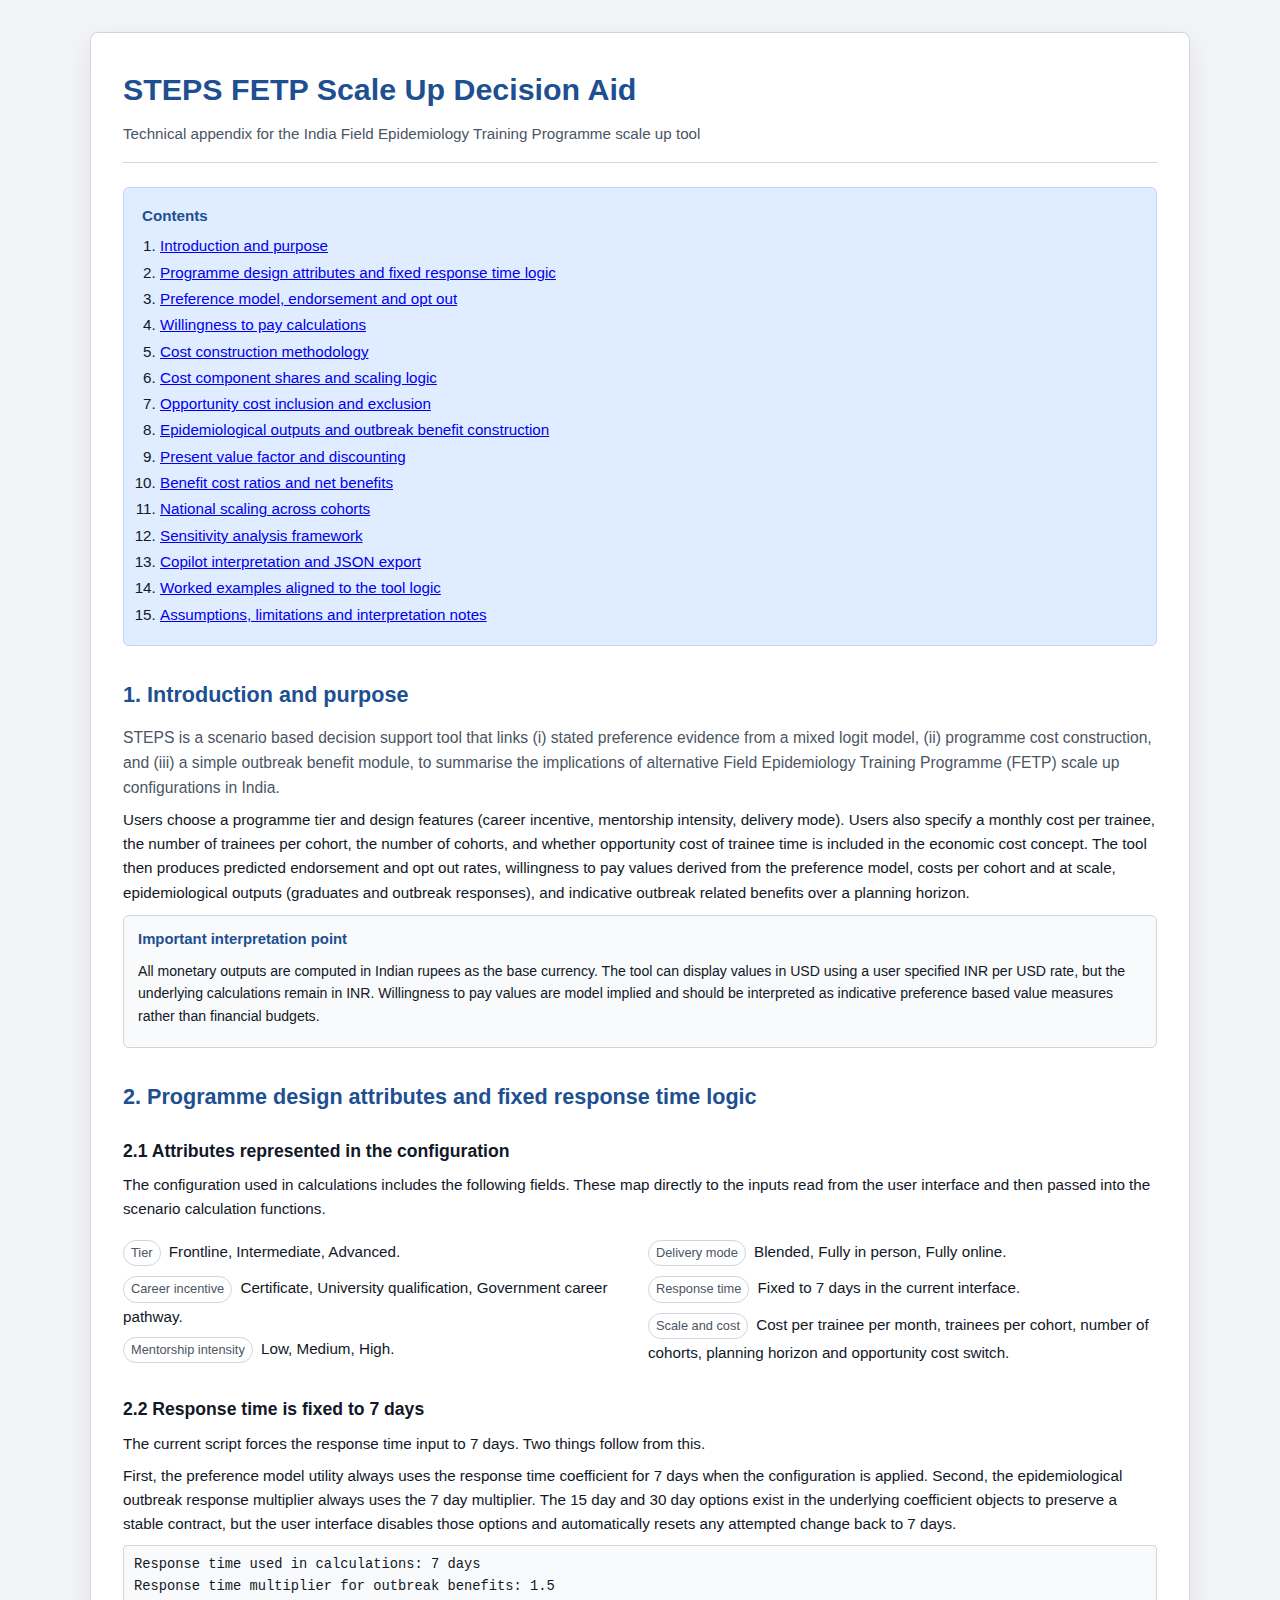
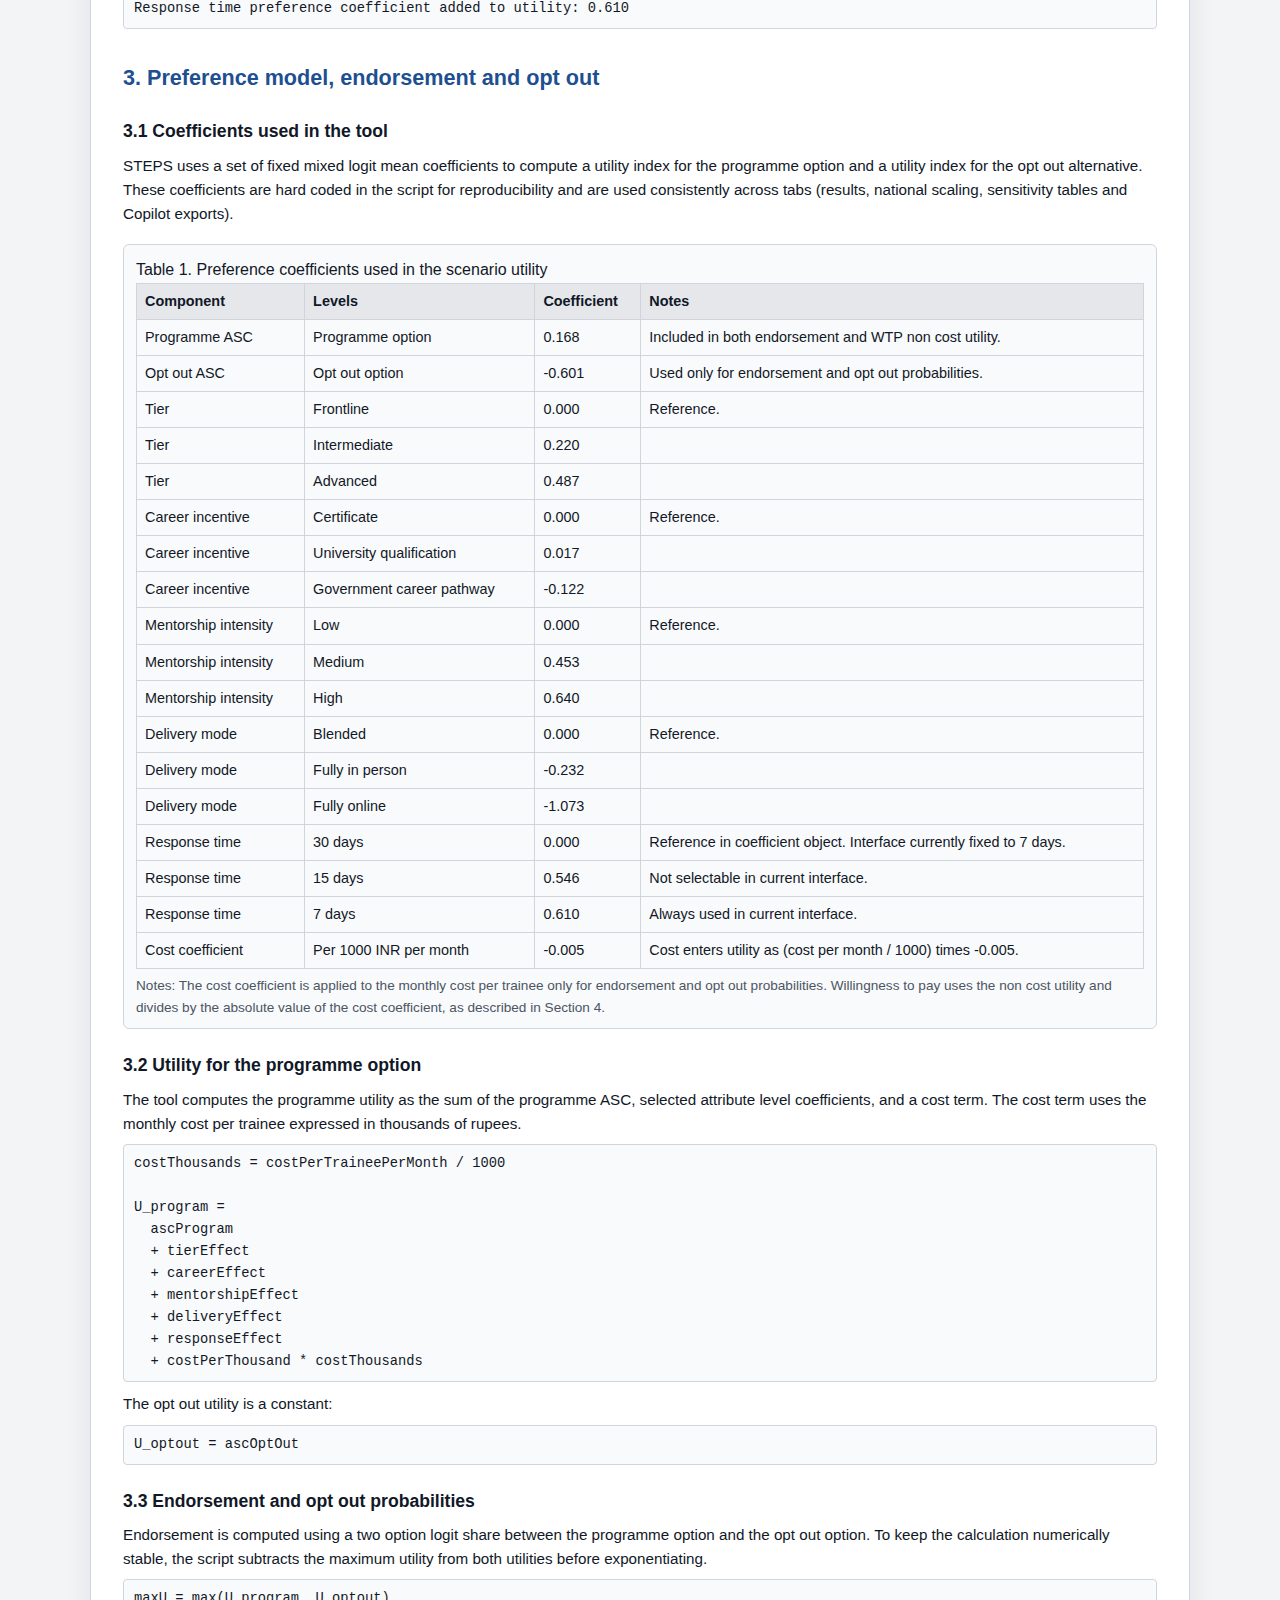
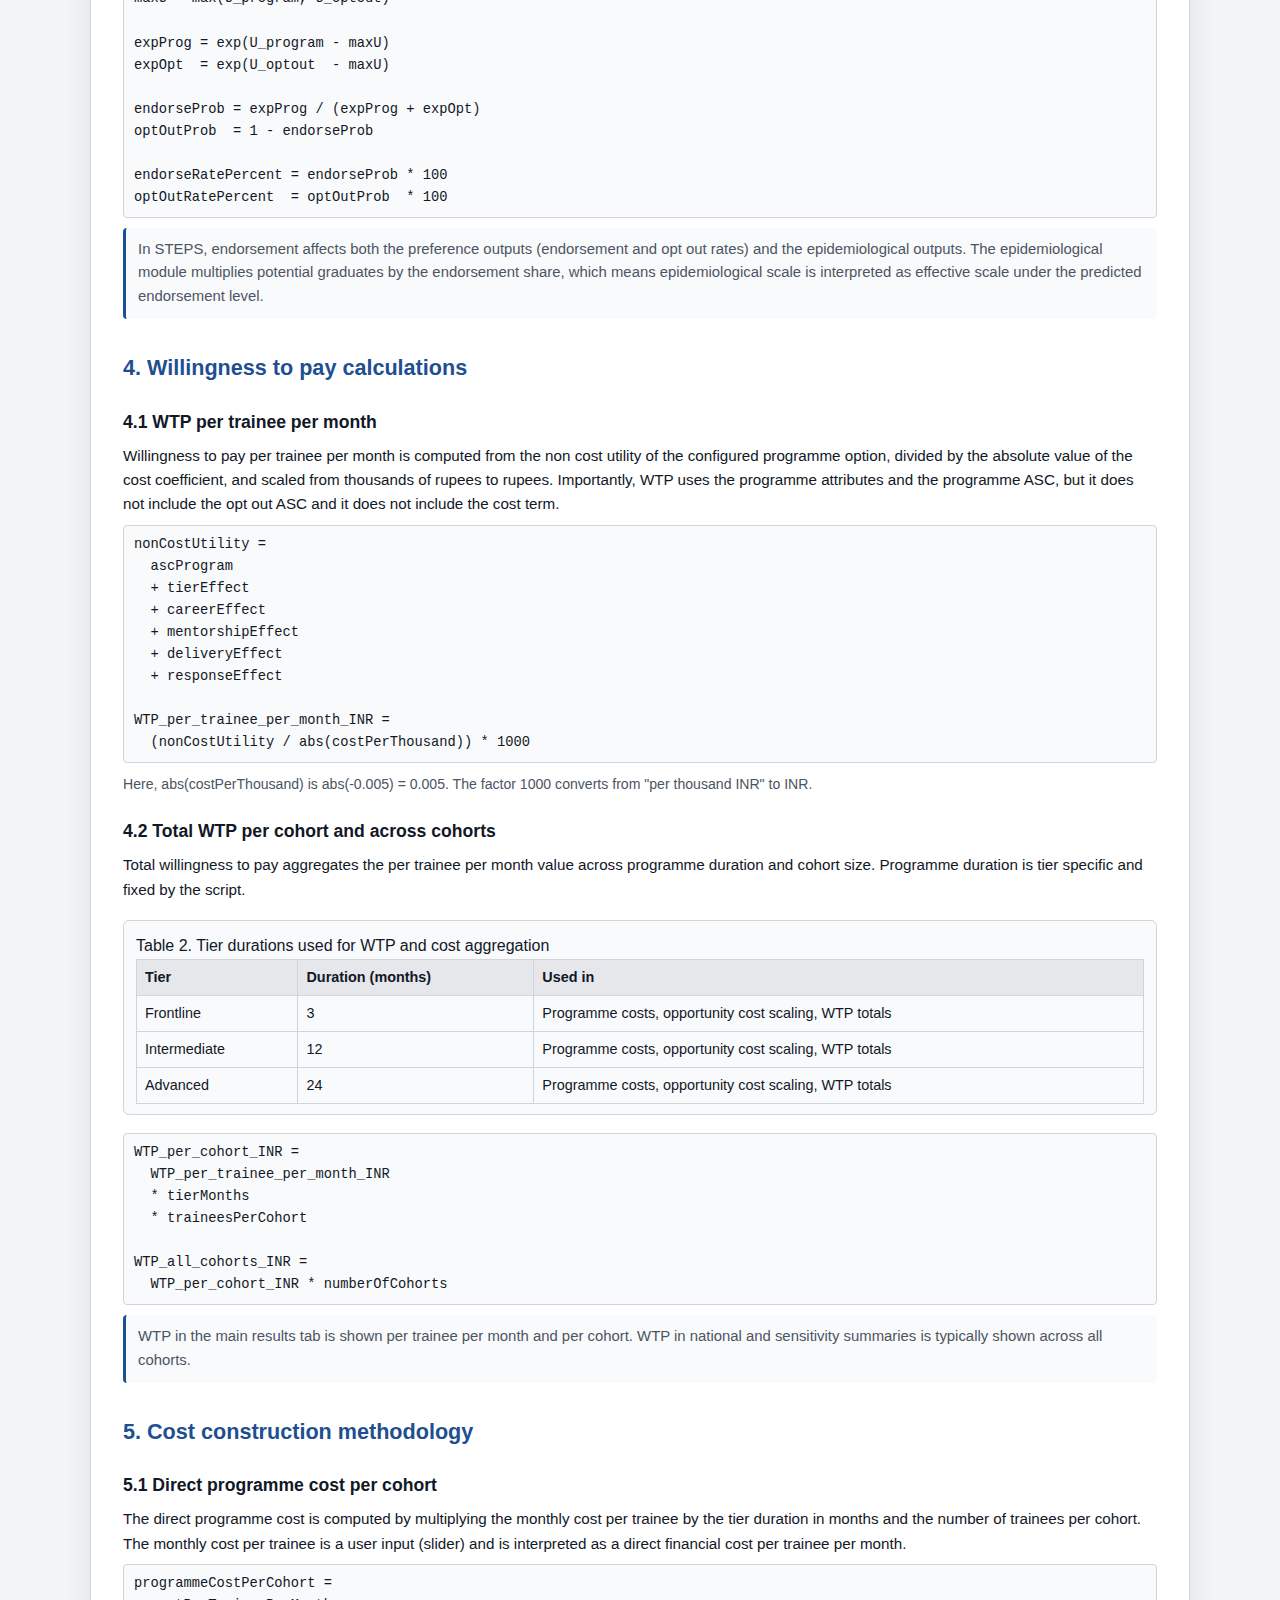
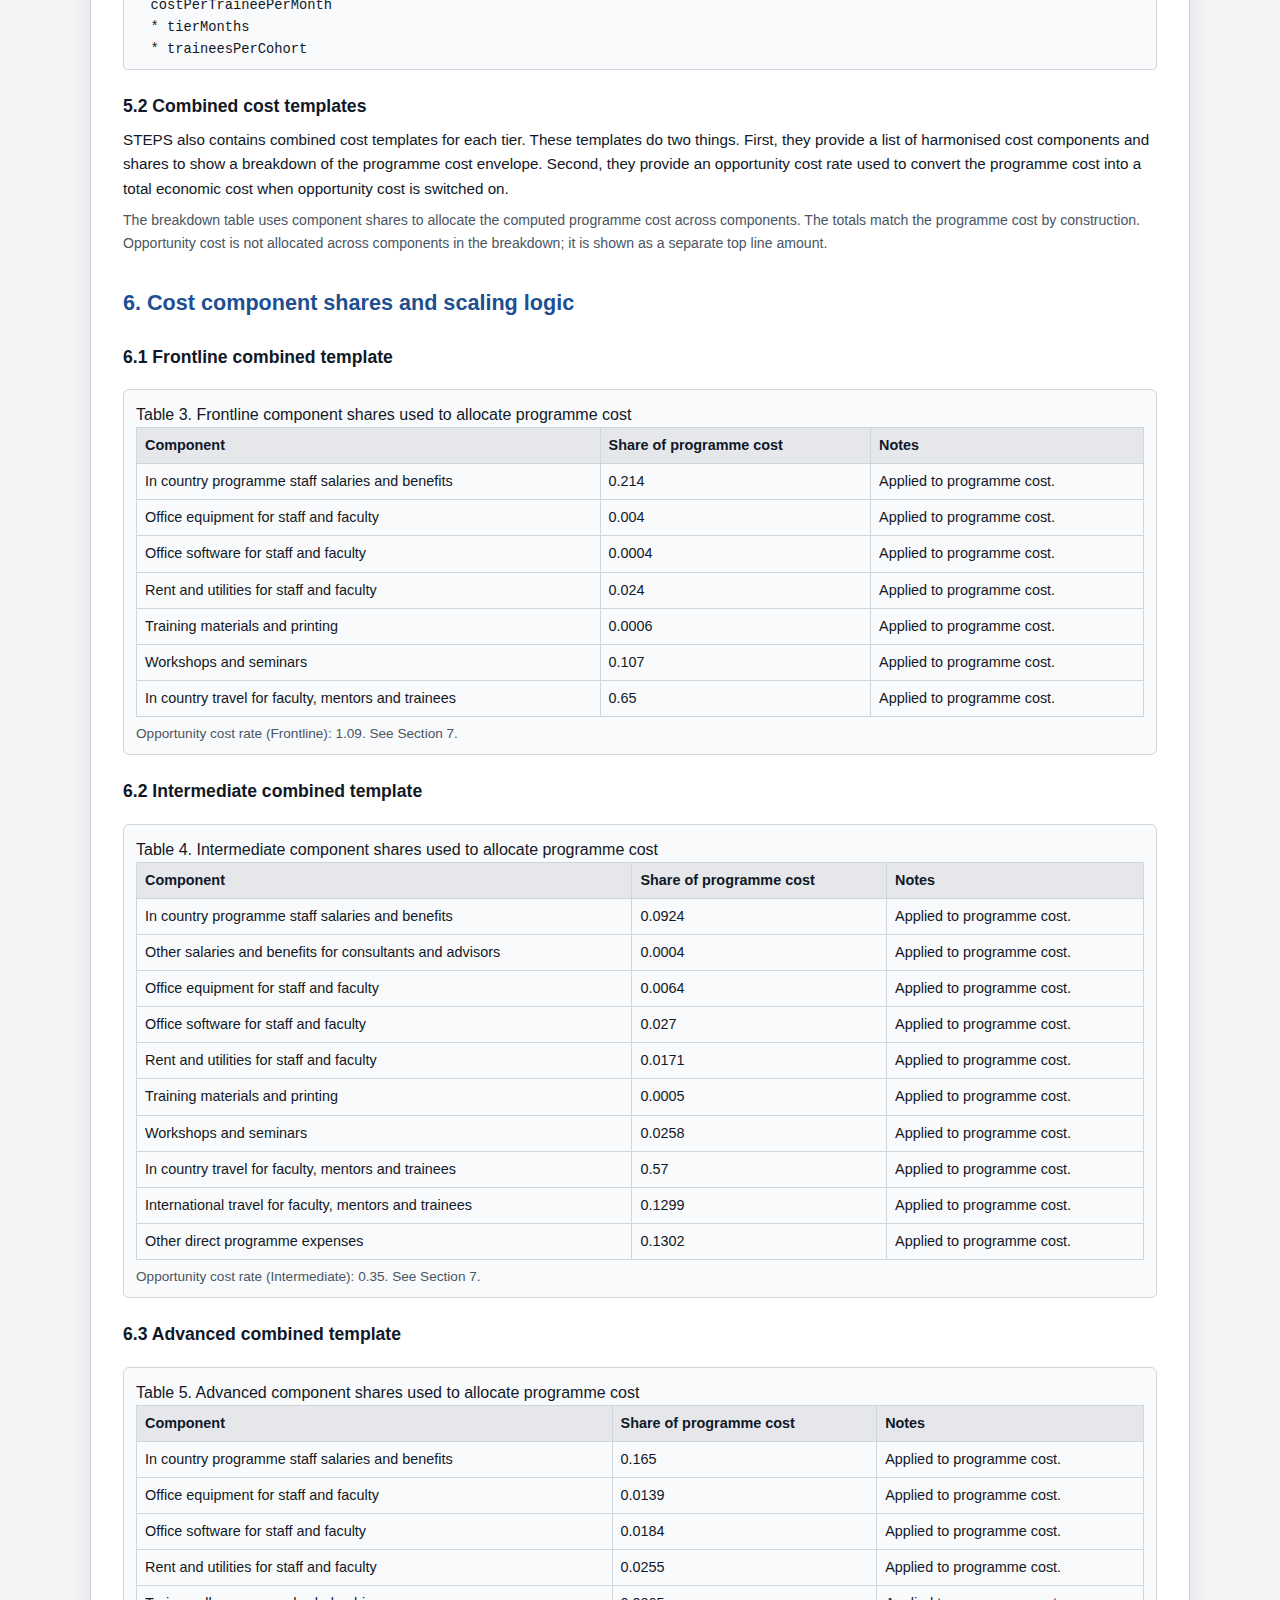
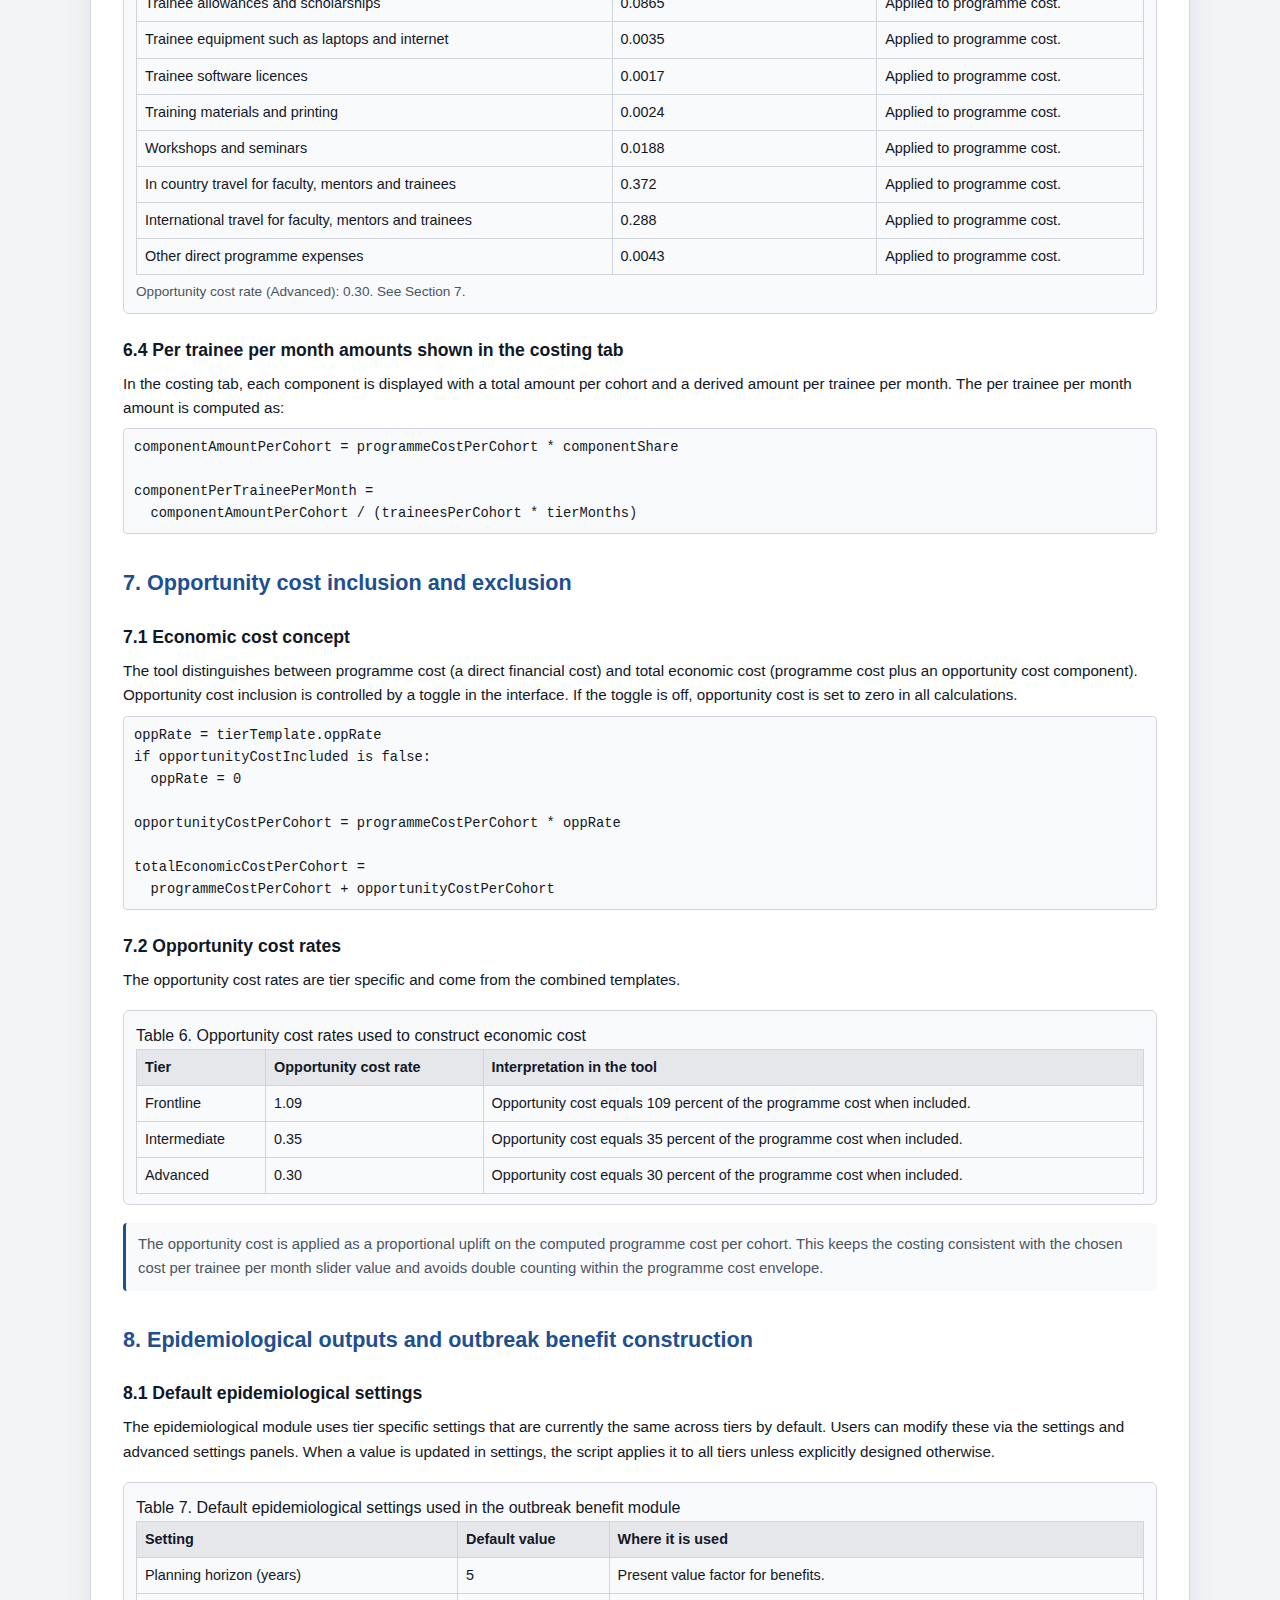
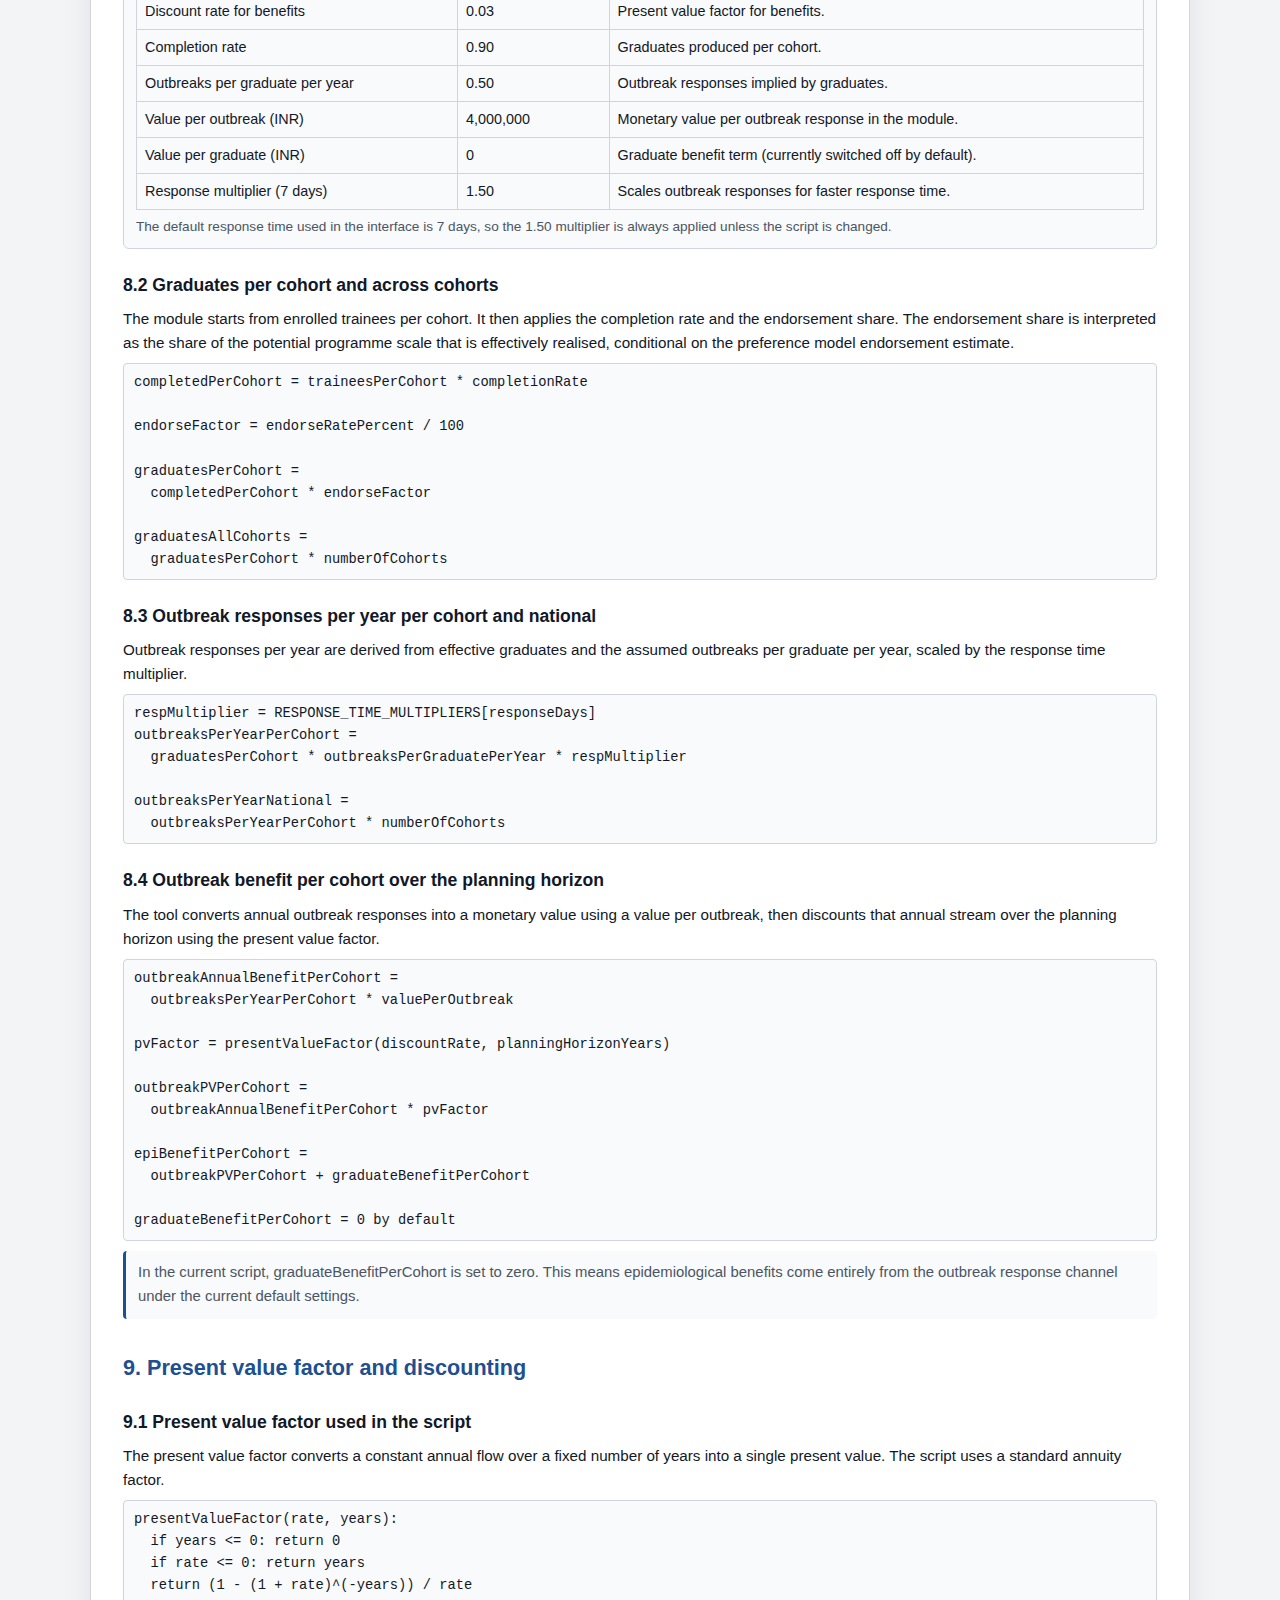
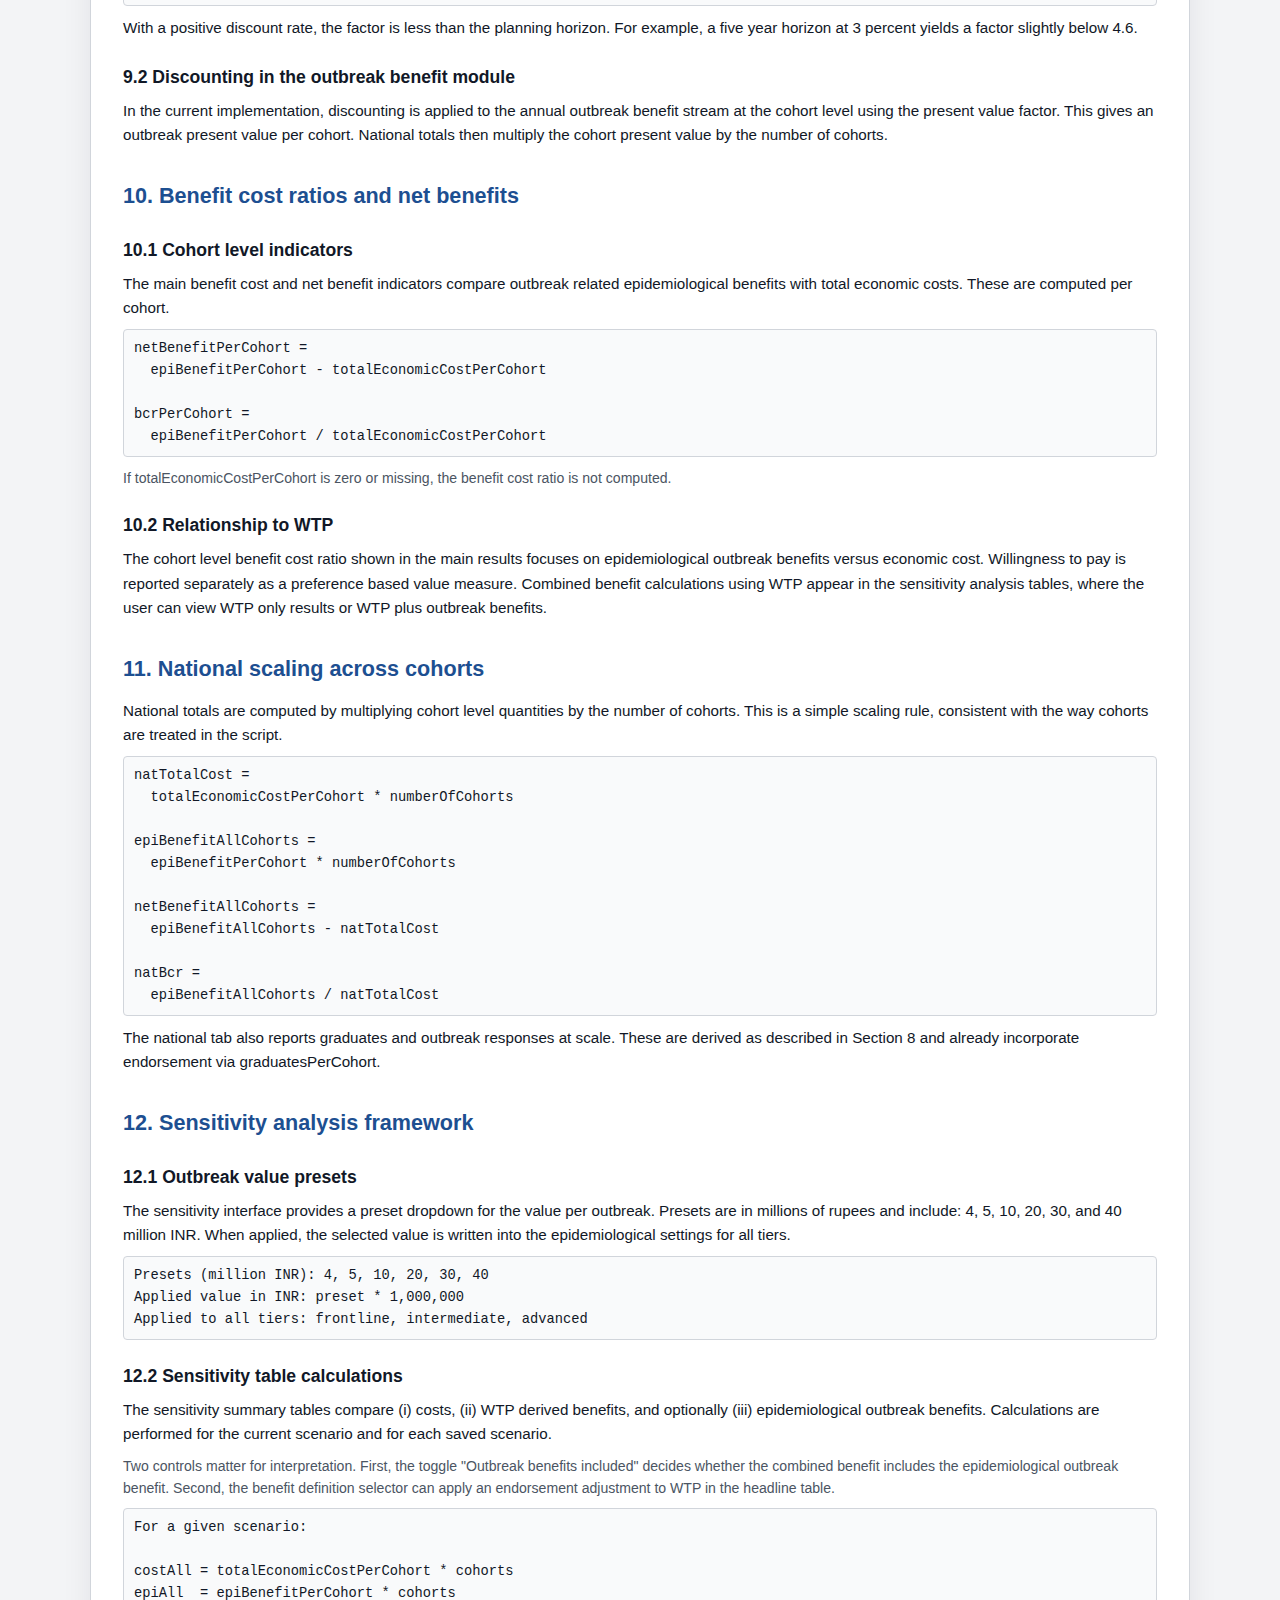
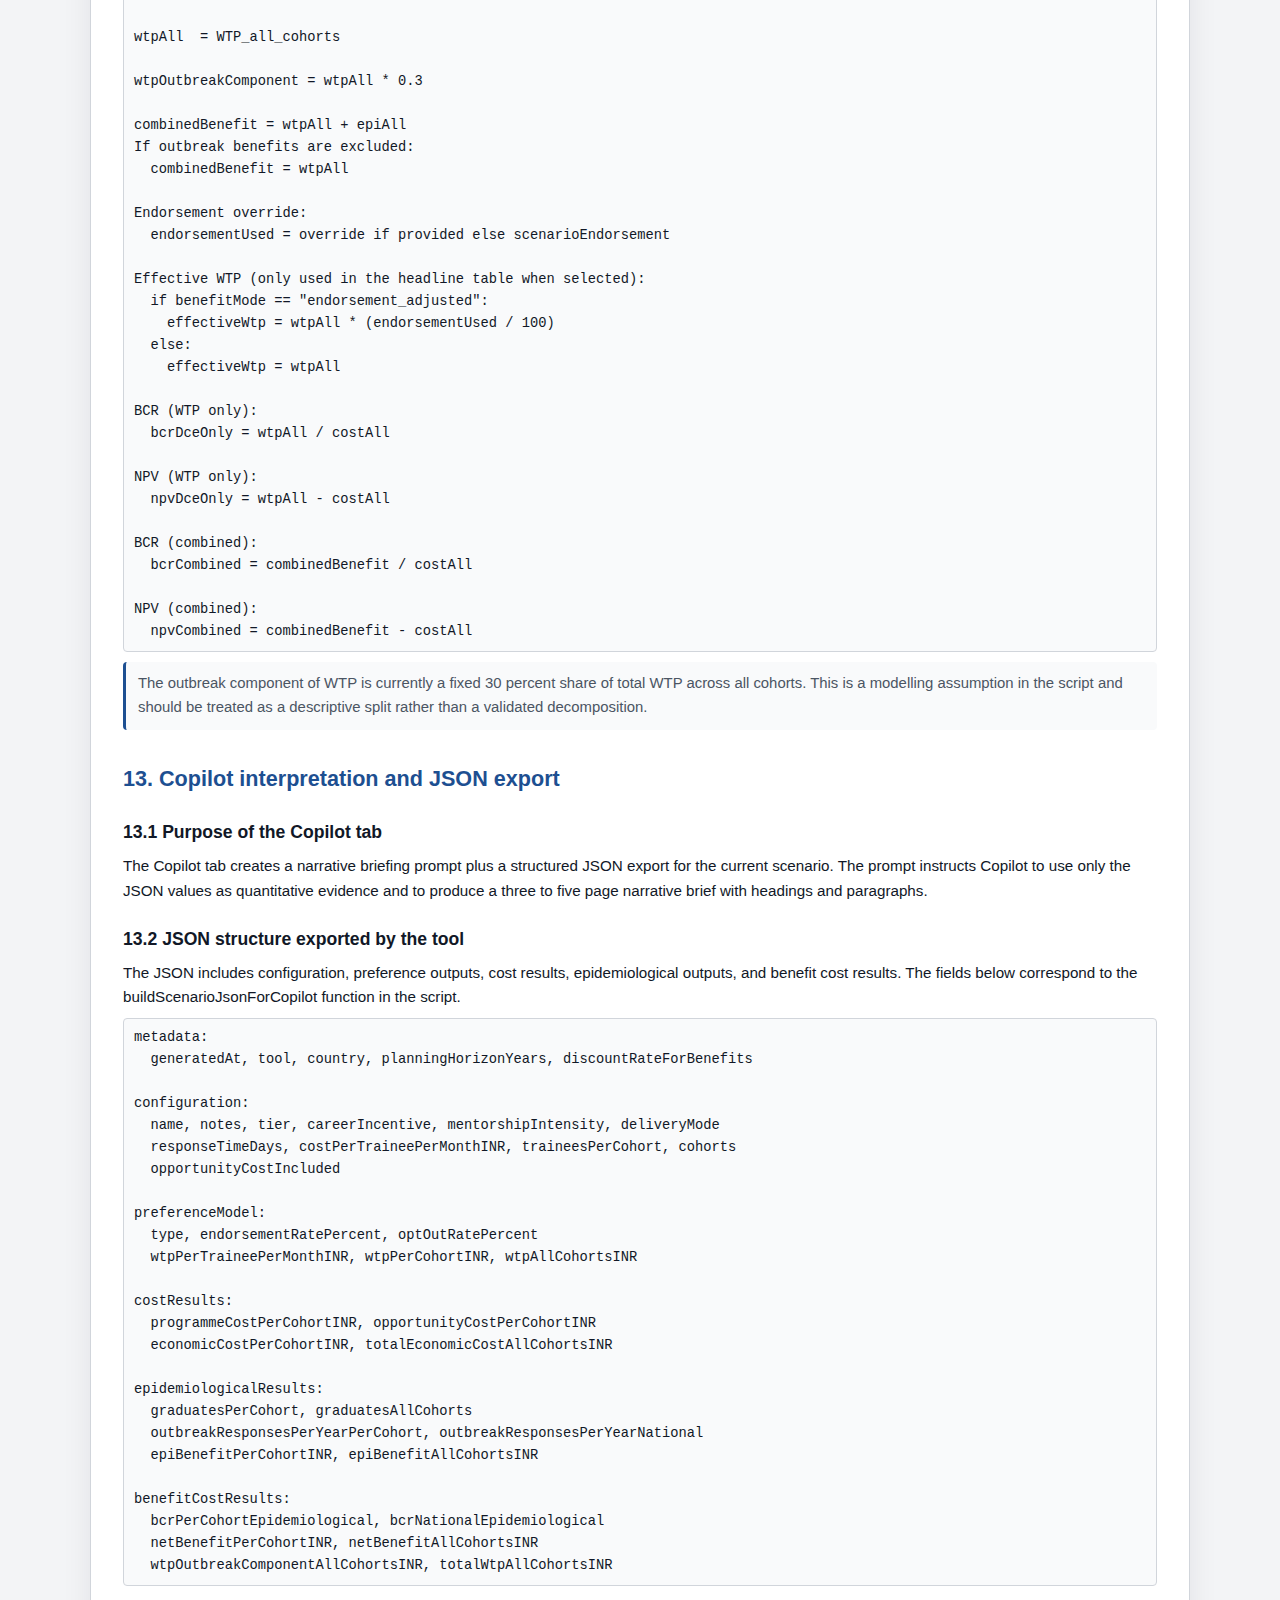
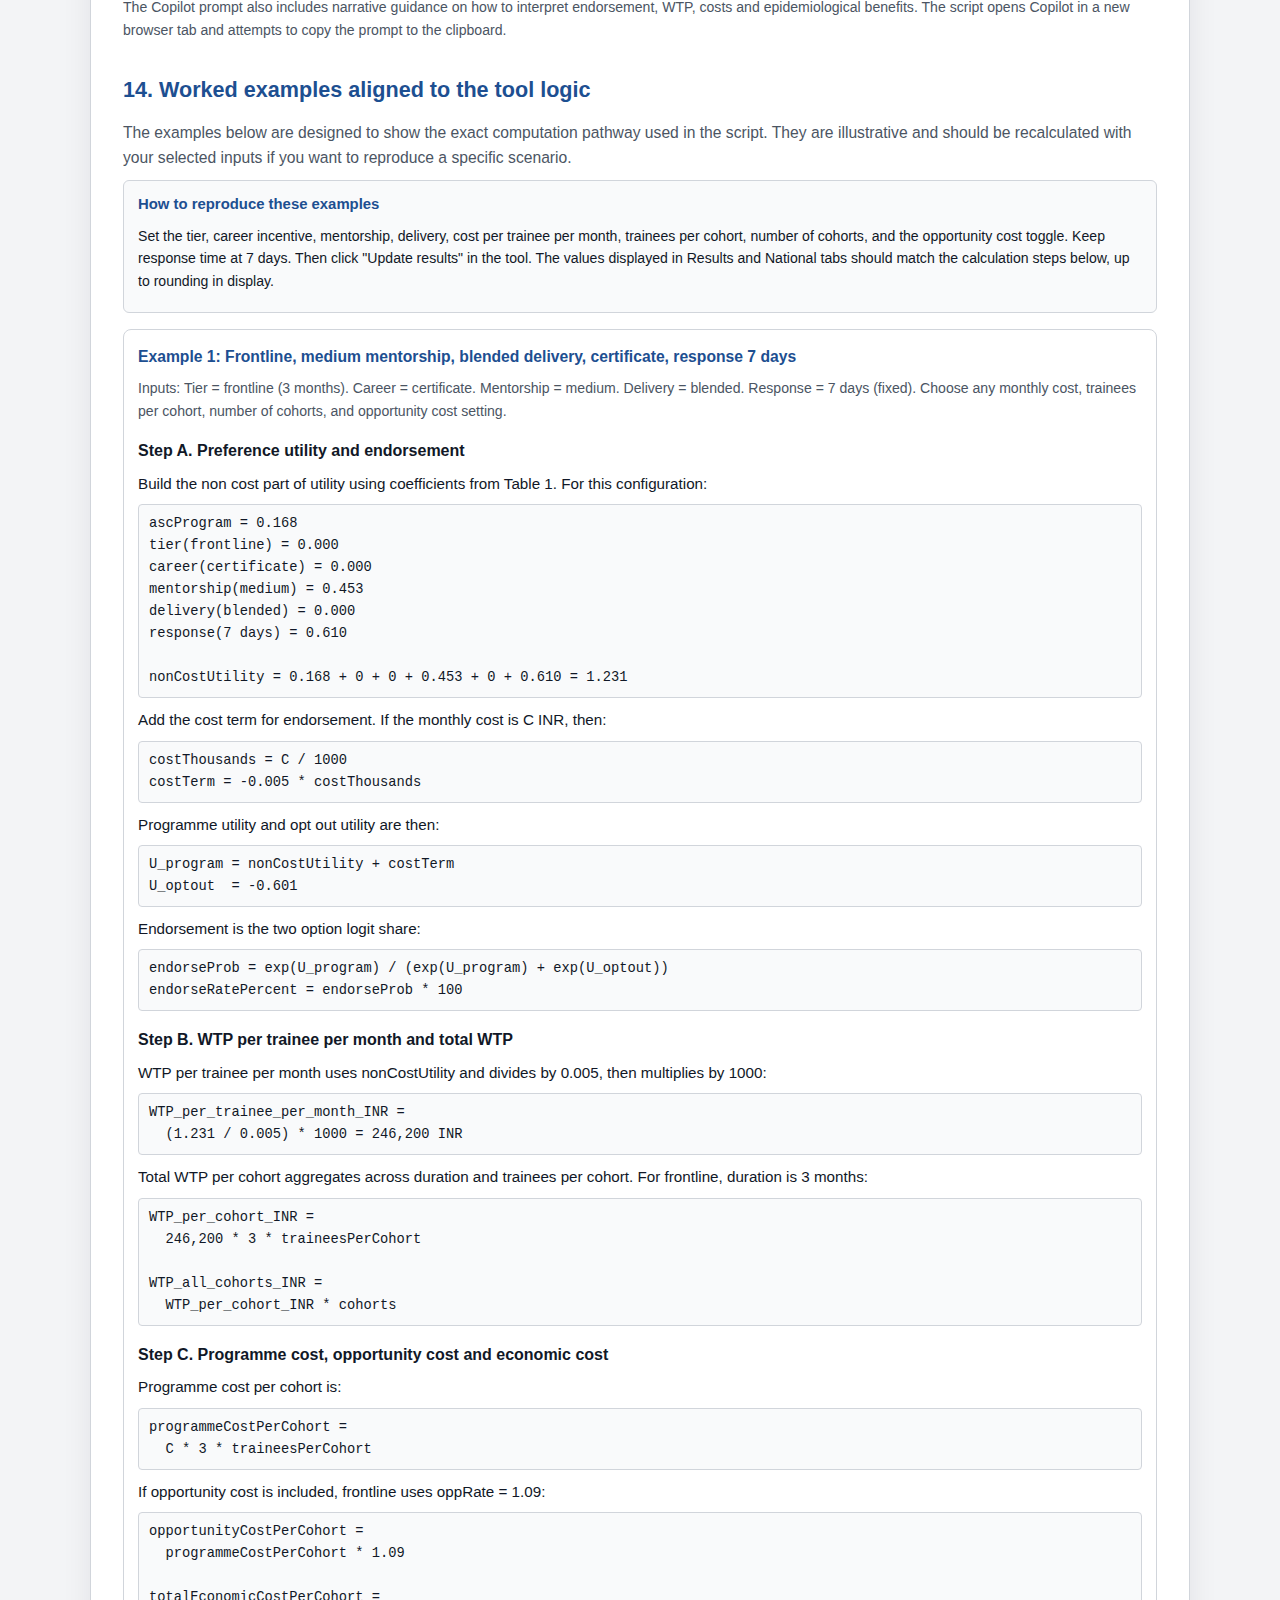
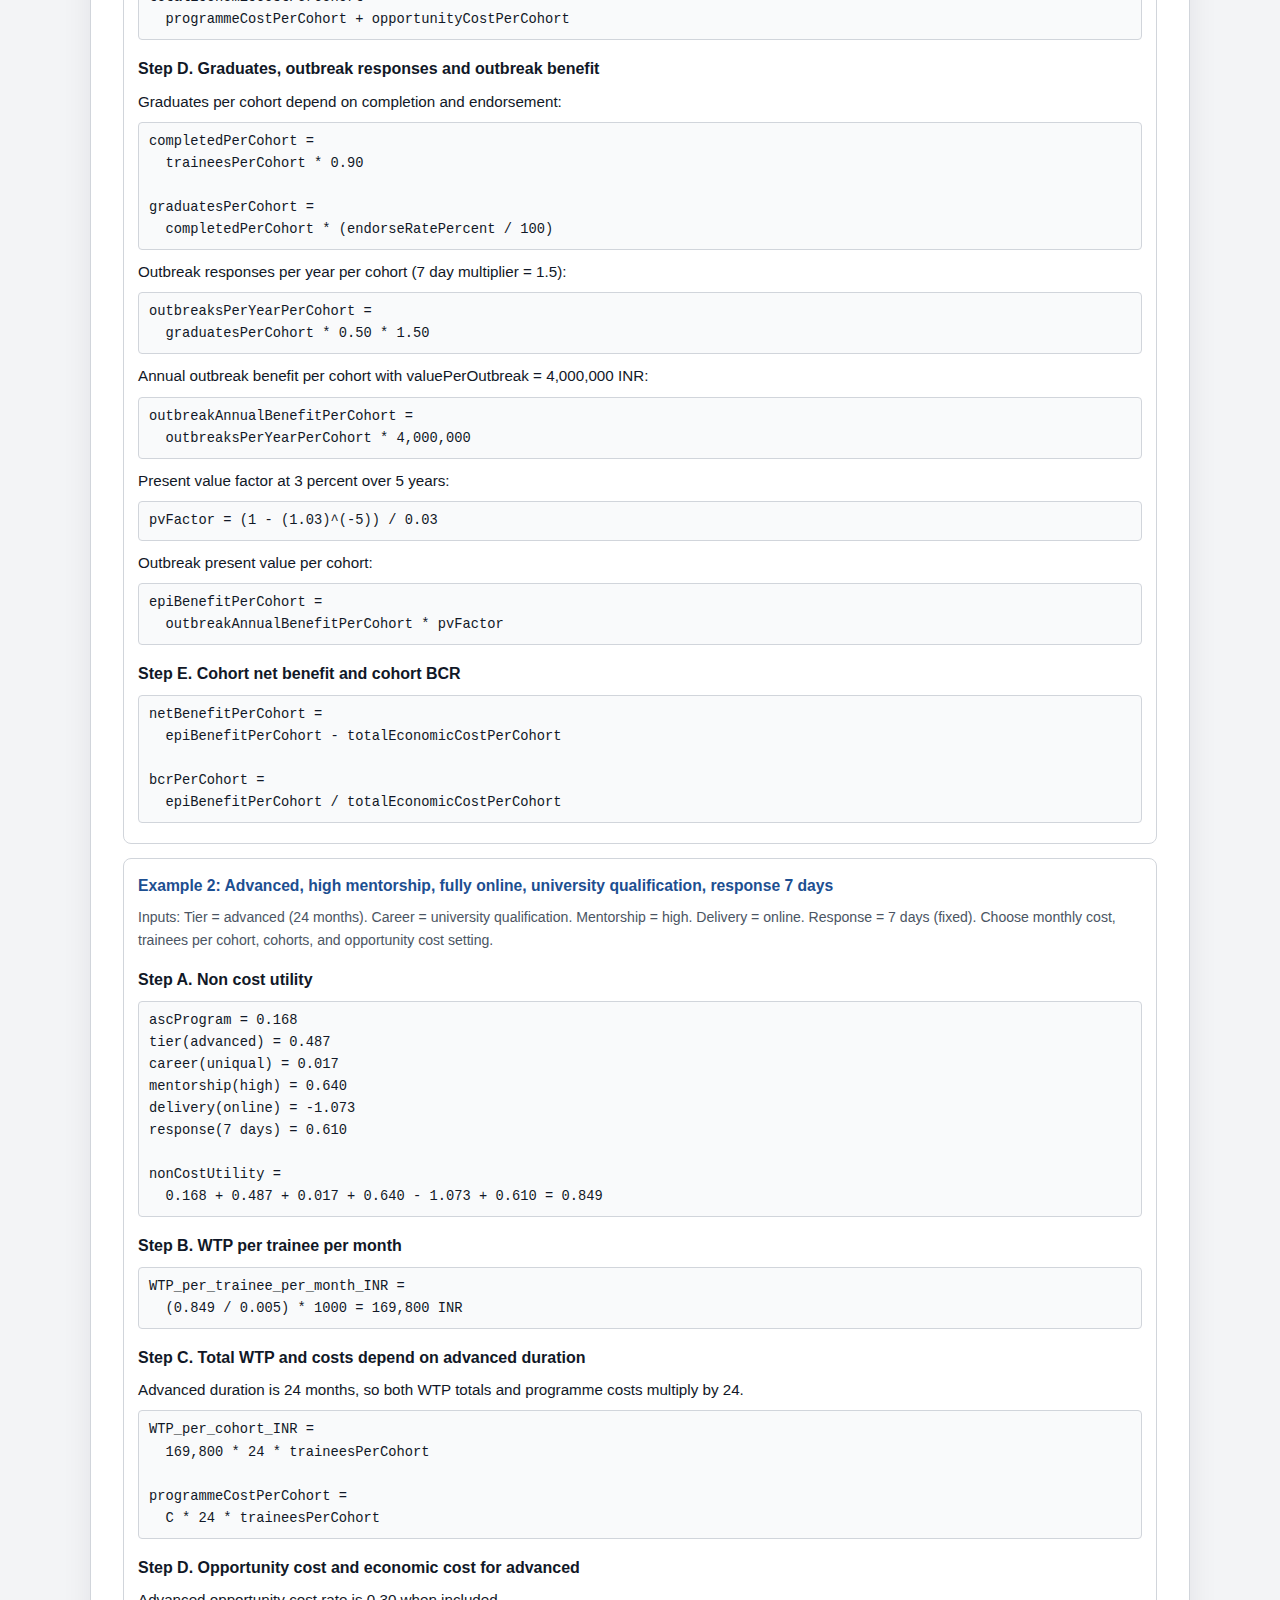
<file: technical-appendix.html>
<!DOCTYPE html>
<html lang="en">
<head>
  <meta charset="utf-8">
  <title>STEPS FETP Scale Up Decision Aid - Technical Appendix</title>
  <meta name="viewport" content="width=device-width, initial-scale=1">
  <style>
    :root {
      --color-bg: #F3F4F6;
      --color-surface: #FFFFFF;
      --color-border: #D1D5DB;
      --color-text: #111827;
      --color-text-muted: #4B5563;
      --color-accent: #1D4F91;
      --color-accent-soft: #E0ECFF;
      --color-table-header: #E5E7EB;
      --color-code-bg: #F9FAFB;

      --font-body: -apple-system, BlinkMacSystemFont, "Segoe UI", Roboto, "Helvetica Neue", Arial, sans-serif;
      --font-mono: SFMono-Regular, Menlo, Monaco, Consolas, "Liberation Mono", "Courier New", monospace;
    }

    * { box-sizing: border-box; }

    html, body {
      margin: 0;
      padding: 0;
      background-color: var(--color-bg);
      color: var(--color-text);
      font-family: var(--font-body);
      line-height: 1.6;
    }

    body { padding: 32px 16px; }

    .page {
      max-width: 1100px;
      margin: 0 auto;
      background-color: var(--color-surface);
      border: 1px solid var(--color-border);
      border-radius: 8px;
      padding: 32px 32px 40px 32px;
      box-shadow: 0 10px 30px rgba(15, 23, 42, 0.08);
    }

    header {
      border-bottom: 1px solid var(--color-border);
      padding-bottom: 16px;
      margin-bottom: 24px;
    }

    h1 {
      font-size: 1.9rem;
      margin: 0 0 8px 0;
      color: var(--color-accent);
    }

    .subtitle {
      margin: 0;
      font-size: 0.95rem;
      color: var(--color-text-muted);
    }

    h2 {
      margin-top: 32px;
      margin-bottom: 12px;
      font-size: 1.35rem;
      color: var(--color-accent);
    }

    h3 {
      margin-top: 22px;
      margin-bottom: 8px;
      font-size: 1.1rem;
      color: var(--color-text);
    }

    h4 {
      margin-top: 16px;
      margin-bottom: 6px;
      font-size: 1.0rem;
      color: var(--color-text);
    }

    p {
      margin: 8px 0;
      font-size: 0.95rem;
    }

    .muted { color: var(--color-text-muted); }

    .toc {
      background-color: var(--color-accent-soft);
      border-radius: 6px;
      padding: 16px 18px;
      margin-bottom: 24px;
      border: 1px solid #C7D2FE;
      font-size: 0.95rem;
    }

    .toc-title {
      font-weight: 600;
      margin-bottom: 6px;
      color: var(--color-accent);
    }

    .toc ol {
      margin: 6px 0 0 18px;
      padding: 0;
    }

    .toc li { margin: 2px 0; }

    .section-lead {
      font-size: 0.98rem;
      color: var(--color-text-muted);
      margin-bottom: 8px;
    }

    .highlight-box {
      border-radius: 6px;
      border: 1px solid var(--color-border);
      background-color: #F9FAFB;
      padding: 12px 14px;
      font-size: 0.93rem;
      margin: 10px 0 16px 0;
    }

    .highlight-title {
      font-weight: 600;
      margin-bottom: 4px;
      color: var(--color-accent);
    }

    figure.table-block {
      margin: 18px 0;
      padding: 12px 12px 10px 12px;
      border-radius: 6px;
      border: 1px solid var(--color-border);
      background-color: #F9FAFB;
    }

    figure.table-block > table {
      width: 100%;
      border-collapse: collapse;
      font-size: 0.9rem;
    }

    figure.table-block th,
    figure.table-block td {
      border: 1px solid var(--color-border);
      padding: 6px 8px;
      vertical-align: top;
    }

    figure.table-block th {
      background-color: var(--color-table-header);
      font-weight: 600;
      text-align: left;
    }

    figure.table-block caption {
      text-align: left;
      font-weight: 600;
      margin-bottom: 6px;
      color: var(--color-accent);
      font-size: 0.96rem;
    }

    .table-note {
      font-size: 0.85rem;
      color: var(--color-text-muted);
      margin-top: 6px;
    }

    .code-block {
      background-color: var(--color-code-bg);
      border-radius: 4px;
      border: 1px solid var(--color-border);
      padding: 8px 10px;
      font-family: var(--font-mono);
      font-size: 0.86rem;
      white-space: pre-wrap;
      overflow-x: auto;
      margin: 8px 0 10px 0;
    }

    .grid-two {
      display: grid;
      grid-template-columns: repeat(auto-fit, minmax(260px, 1fr));
      gap: 16px;
      margin: 10px 0 4px 0;
    }

    .tag {
      display: inline-block;
      padding: 2px 7px;
      border-radius: 999px;
      border: 1px solid var(--color-border);
      font-size: 0.8rem;
      color: var(--color-text-muted);
      margin-right: 4px;
      margin-bottom: 2px;
    }

    .small { font-size: 0.88rem; }

    .callout {
      padding: 10px 12px;
      border-left: 3px solid var(--color-accent);
      background: #F9FAFB;
      border-radius: 4px;
      margin: 10px 0;
      font-size: 0.93rem;
      color: var(--color-text-muted);
    }

    .worked-example {
      border: 1px solid var(--color-border);
      border-radius: 8px;
      padding: 14px 14px 10px 14px;
      background: #FFFFFF;
      margin: 14px 0;
    }

    .worked-title {
      font-weight: 700;
      color: var(--color-accent);
      margin-bottom: 6px;
      font-size: 0.98rem;
    }

    .kpi-grid {
      display: grid;
      grid-template-columns: repeat(auto-fit, minmax(240px, 1fr));
      gap: 12px;
      margin-top: 8px;
    }

    .kpi {
      border: 1px solid var(--color-border);
      border-radius: 8px;
      padding: 10px 10px 8px 10px;
      background: #F9FAFB;
    }

    .kpi .k { font-size: 0.86rem; color: var(--color-text-muted); }
    .kpi .v { font-size: 0.98rem; font-weight: 700; margin-top: 2px; }

    @media print {
      body { padding: 0; background-color: #FFFFFF; }
      .page { box-shadow: none; border: none; margin: 0; padding: 0; }
      .toc { border: 1px solid #E5E7EB; box-shadow: none; }
    }
  </style>
</head>
<body>
  <div class="page">
    <header>
      <h1>STEPS FETP Scale Up Decision Aid</h1>
      <p class="subtitle">Technical appendix for the India Field Epidemiology Training Programme scale up tool</p>
    </header>

    <section class="toc">
      <div class="toc-title">Contents</div>
      <ol>
        <li><a href="#section-1">Introduction and purpose</a></li>
        <li><a href="#section-2">Programme design attributes and fixed response time logic</a></li>
        <li><a href="#section-3">Preference model, endorsement and opt out</a></li>
        <li><a href="#section-4">Willingness to pay calculations</a></li>
        <li><a href="#section-5">Cost construction methodology</a></li>
        <li><a href="#section-6">Cost component shares and scaling logic</a></li>
        <li><a href="#section-7">Opportunity cost inclusion and exclusion</a></li>
        <li><a href="#section-8">Epidemiological outputs and outbreak benefit construction</a></li>
        <li><a href="#section-9">Present value factor and discounting</a></li>
        <li><a href="#section-10">Benefit cost ratios and net benefits</a></li>
        <li><a href="#section-11">National scaling across cohorts</a></li>
        <li><a href="#section-12">Sensitivity analysis framework</a></li>
        <li><a href="#section-13">Copilot interpretation and JSON export</a></li>
        <li><a href="#section-14">Worked examples aligned to the tool logic</a></li>
        <li><a href="#section-15">Assumptions, limitations and interpretation notes</a></li>
      </ol>
    </section>

    <section id="section-1">
      <h2>1. Introduction and purpose</h2>
      <p class="section-lead">
        STEPS is a scenario based decision support tool that links (i) stated preference evidence from a mixed logit model, (ii) programme cost construction, and (iii) a simple outbreak benefit module, to summarise the implications of alternative Field Epidemiology Training Programme (FETP) scale up configurations in India.
      </p>

      <p>
        Users choose a programme tier and design features (career incentive, mentorship intensity, delivery mode). Users also specify a monthly cost per trainee, the number of trainees per cohort, the number of cohorts, and whether opportunity cost of trainee time is included in the economic cost concept. The tool then produces predicted endorsement and opt out rates, willingness to pay values derived from the preference model, costs per cohort and at scale, epidemiological outputs (graduates and outbreak responses), and indicative outbreak related benefits over a planning horizon.
      </p>

      <div class="highlight-box">
        <div class="highlight-title">Important interpretation point</div>
        <p class="small">
          All monetary outputs are computed in Indian rupees as the base currency. The tool can display values in USD using a user specified INR per USD rate, but the underlying calculations remain in INR. Willingness to pay values are model implied and should be interpreted as indicative preference based value measures rather than financial budgets.
        </p>
      </div>
    </section>

    <section id="section-2">
      <h2>2. Programme design attributes and fixed response time logic</h2>

      <h3>2.1 Attributes represented in the configuration</h3>
      <p>
        The configuration used in calculations includes the following fields. These map directly to the inputs read from the user interface and then passed into the scenario calculation functions.
      </p>

      <div class="grid-two">
        <div>
          <p><span class="tag">Tier</span> Frontline, Intermediate, Advanced.</p>
          <p><span class="tag">Career incentive</span> Certificate, University qualification, Government career pathway.</p>
          <p><span class="tag">Mentorship intensity</span> Low, Medium, High.</p>
        </div>
        <div>
          <p><span class="tag">Delivery mode</span> Blended, Fully in person, Fully online.</p>
          <p><span class="tag">Response time</span> Fixed to 7 days in the current interface.</p>
          <p><span class="tag">Scale and cost</span> Cost per trainee per month, trainees per cohort, number of cohorts, planning horizon and opportunity cost switch.</p>
        </div>
      </div>

      <h3>2.2 Response time is fixed to 7 days</h3>
      <p>
        The current script forces the response time input to 7 days. Two things follow from this.
      </p>
      <p>
        First, the preference model utility always uses the response time coefficient for 7 days when the configuration is applied. Second, the epidemiological outbreak response multiplier always uses the 7 day multiplier. The 15 day and 30 day options exist in the underlying coefficient objects to preserve a stable contract, but the user interface disables those options and automatically resets any attempted change back to 7 days.
      </p>

      <div class="code-block">Response time used in calculations: 7 days
Response time multiplier for outbreak benefits: 1.5
Response time preference coefficient added to utility: 0.610</div>
    </section>

    <section id="section-3">
      <h2>3. Preference model, endorsement and opt out</h2>

      <h3>3.1 Coefficients used in the tool</h3>
      <p>
        STEPS uses a set of fixed mixed logit mean coefficients to compute a utility index for the programme option and a utility index for the opt out alternative. These coefficients are hard coded in the script for reproducibility and are used consistently across tabs (results, national scaling, sensitivity tables and Copilot exports).
      </p>

      <figure class="table-block">
        <caption>Table 1. Preference coefficients used in the scenario utility</caption>
        <table>
          <thead>
            <tr>
              <th>Component</th>
              <th>Levels</th>
              <th>Coefficient</th>
              <th>Notes</th>
            </tr>
          </thead>
          <tbody>
            <tr>
              <td>Programme ASC</td>
              <td>Programme option</td>
              <td>0.168</td>
              <td>Included in both endorsement and WTP non cost utility.</td>
            </tr>
            <tr>
              <td>Opt out ASC</td>
              <td>Opt out option</td>
              <td>-0.601</td>
              <td>Used only for endorsement and opt out probabilities.</td>
            </tr>
            <tr>
              <td>Tier</td>
              <td>Frontline</td>
              <td>0.000</td>
              <td>Reference.</td>
            </tr>
            <tr>
              <td>Tier</td>
              <td>Intermediate</td>
              <td>0.220</td>
              <td></td>
            </tr>
            <tr>
              <td>Tier</td>
              <td>Advanced</td>
              <td>0.487</td>
              <td></td>
            </tr>
            <tr>
              <td>Career incentive</td>
              <td>Certificate</td>
              <td>0.000</td>
              <td>Reference.</td>
            </tr>
            <tr>
              <td>Career incentive</td>
              <td>University qualification</td>
              <td>0.017</td>
              <td></td>
            </tr>
            <tr>
              <td>Career incentive</td>
              <td>Government career pathway</td>
              <td>-0.122</td>
              <td></td>
            </tr>
            <tr>
              <td>Mentorship intensity</td>
              <td>Low</td>
              <td>0.000</td>
              <td>Reference.</td>
            </tr>
            <tr>
              <td>Mentorship intensity</td>
              <td>Medium</td>
              <td>0.453</td>
              <td></td>
            </tr>
            <tr>
              <td>Mentorship intensity</td>
              <td>High</td>
              <td>0.640</td>
              <td></td>
            </tr>
            <tr>
              <td>Delivery mode</td>
              <td>Blended</td>
              <td>0.000</td>
              <td>Reference.</td>
            </tr>
            <tr>
              <td>Delivery mode</td>
              <td>Fully in person</td>
              <td>-0.232</td>
              <td></td>
            </tr>
            <tr>
              <td>Delivery mode</td>
              <td>Fully online</td>
              <td>-1.073</td>
              <td></td>
            </tr>
            <tr>
              <td>Response time</td>
              <td>30 days</td>
              <td>0.000</td>
              <td>Reference in coefficient object. Interface currently fixed to 7 days.</td>
            </tr>
            <tr>
              <td>Response time</td>
              <td>15 days</td>
              <td>0.546</td>
              <td>Not selectable in current interface.</td>
            </tr>
            <tr>
              <td>Response time</td>
              <td>7 days</td>
              <td>0.610</td>
              <td>Always used in current interface.</td>
            </tr>
            <tr>
              <td>Cost coefficient</td>
              <td>Per 1000 INR per month</td>
              <td>-0.005</td>
              <td>Cost enters utility as (cost per month / 1000) times -0.005.</td>
            </tr>
          </tbody>
        </table>
        <div class="table-note">
          Notes: The cost coefficient is applied to the monthly cost per trainee only for endorsement and opt out probabilities. Willingness to pay uses the non cost utility and divides by the absolute value of the cost coefficient, as described in Section 4.
        </div>
      </figure>

      <h3>3.2 Utility for the programme option</h3>
      <p>
        The tool computes the programme utility as the sum of the programme ASC, selected attribute level coefficients, and a cost term. The cost term uses the monthly cost per trainee expressed in thousands of rupees.
      </p>

      <div class="code-block">costThousands = costPerTraineePerMonth / 1000

U_program =
  ascProgram
  + tierEffect
  + careerEffect
  + mentorshipEffect
  + deliveryEffect
  + responseEffect
  + costPerThousand * costThousands</div>

      <p>
        The opt out utility is a constant:
      </p>
      <div class="code-block">U_optout = ascOptOut</div>

      <h3>3.3 Endorsement and opt out probabilities</h3>
      <p>
        Endorsement is computed using a two option logit share between the programme option and the opt out option. To keep the calculation numerically stable, the script subtracts the maximum utility from both utilities before exponentiating.
      </p>

      <div class="code-block">maxU = max(U_program, U_optout)

expProg = exp(U_program - maxU)
expOpt  = exp(U_optout  - maxU)

endorseProb = expProg / (expProg + expOpt)
optOutProb  = 1 - endorseProb

endorseRatePercent = endorseProb * 100
optOutRatePercent  = optOutProb  * 100</div>

      <div class="callout">
        In STEPS, endorsement affects both the preference outputs (endorsement and opt out rates) and the epidemiological outputs. The epidemiological module multiplies potential graduates by the endorsement share, which means epidemiological scale is interpreted as effective scale under the predicted endorsement level.
      </div>
    </section>

    <section id="section-4">
      <h2>4. Willingness to pay calculations</h2>

      <h3>4.1 WTP per trainee per month</h3>
      <p>
        Willingness to pay per trainee per month is computed from the non cost utility of the configured programme option, divided by the absolute value of the cost coefficient, and scaled from thousands of rupees to rupees. Importantly, WTP uses the programme attributes and the programme ASC, but it does not include the opt out ASC and it does not include the cost term.
      </p>

      <div class="code-block">nonCostUtility =
  ascProgram
  + tierEffect
  + careerEffect
  + mentorshipEffect
  + deliveryEffect
  + responseEffect

WTP_per_trainee_per_month_INR =
  (nonCostUtility / abs(costPerThousand)) * 1000</div>

      <p class="muted small">
        Here, abs(costPerThousand) is abs(-0.005) = 0.005. The factor 1000 converts from "per thousand INR" to INR.
      </p>

      <h3>4.2 Total WTP per cohort and across cohorts</h3>
      <p>
        Total willingness to pay aggregates the per trainee per month value across programme duration and cohort size. Programme duration is tier specific and fixed by the script.
      </p>

      <figure class="table-block">
        <caption>Table 2. Tier durations used for WTP and cost aggregation</caption>
        <table>
          <thead>
            <tr>
              <th>Tier</th>
              <th>Duration (months)</th>
              <th>Used in</th>
            </tr>
          </thead>
          <tbody>
            <tr>
              <td>Frontline</td>
              <td>3</td>
              <td>Programme costs, opportunity cost scaling, WTP totals</td>
            </tr>
            <tr>
              <td>Intermediate</td>
              <td>12</td>
              <td>Programme costs, opportunity cost scaling, WTP totals</td>
            </tr>
            <tr>
              <td>Advanced</td>
              <td>24</td>
              <td>Programme costs, opportunity cost scaling, WTP totals</td>
            </tr>
          </tbody>
        </table>
      </figure>

      <div class="code-block">WTP_per_cohort_INR =
  WTP_per_trainee_per_month_INR
  * tierMonths
  * traineesPerCohort

WTP_all_cohorts_INR =
  WTP_per_cohort_INR * numberOfCohorts</div>

      <div class="callout">
        WTP in the main results tab is shown per trainee per month and per cohort. WTP in national and sensitivity summaries is typically shown across all cohorts.
      </div>
    </section>

    <section id="section-5">
      <h2>5. Cost construction methodology</h2>

      <h3>5.1 Direct programme cost per cohort</h3>
      <p>
        The direct programme cost is computed by multiplying the monthly cost per trainee by the tier duration in months and the number of trainees per cohort. The monthly cost per trainee is a user input (slider) and is interpreted as a direct financial cost per trainee per month.
      </p>

      <div class="code-block">programmeCostPerCohort =
  costPerTraineePerMonth
  * tierMonths
  * traineesPerCohort</div>

      <h3>5.2 Combined cost templates</h3>
      <p>
        STEPS also contains combined cost templates for each tier. These templates do two things. First, they provide a list of harmonised cost components and shares to show a breakdown of the programme cost envelope. Second, they provide an opportunity cost rate used to convert the programme cost into a total economic cost when opportunity cost is switched on.
      </p>

      <p class="muted small">
        The breakdown table uses component shares to allocate the computed programme cost across components. The totals match the programme cost by construction. Opportunity cost is not allocated across components in the breakdown; it is shown as a separate top line amount.
      </p>
    </section>

    <section id="section-6">
      <h2>6. Cost component shares and scaling logic</h2>

      <h3>6.1 Frontline combined template</h3>
      <figure class="table-block">
        <caption>Table 3. Frontline component shares used to allocate programme cost</caption>
        <table>
          <thead>
            <tr>
              <th>Component</th>
              <th>Share of programme cost</th>
              <th>Notes</th>
            </tr>
          </thead>
          <tbody>
            <tr><td>In country programme staff salaries and benefits</td><td>0.214</td><td>Applied to programme cost.</td></tr>
            <tr><td>Office equipment for staff and faculty</td><td>0.004</td><td>Applied to programme cost.</td></tr>
            <tr><td>Office software for staff and faculty</td><td>0.0004</td><td>Applied to programme cost.</td></tr>
            <tr><td>Rent and utilities for staff and faculty</td><td>0.024</td><td>Applied to programme cost.</td></tr>
            <tr><td>Training materials and printing</td><td>0.0006</td><td>Applied to programme cost.</td></tr>
            <tr><td>Workshops and seminars</td><td>0.107</td><td>Applied to programme cost.</td></tr>
            <tr><td>In country travel for faculty, mentors and trainees</td><td>0.65</td><td>Applied to programme cost.</td></tr>
          </tbody>
        </table>
        <div class="table-note">Opportunity cost rate (Frontline): 1.09. See Section 7.</div>
      </figure>

      <h3>6.2 Intermediate combined template</h3>
      <figure class="table-block">
        <caption>Table 4. Intermediate component shares used to allocate programme cost</caption>
        <table>
          <thead>
            <tr>
              <th>Component</th>
              <th>Share of programme cost</th>
              <th>Notes</th>
            </tr>
          </thead>
          <tbody>
            <tr><td>In country programme staff salaries and benefits</td><td>0.0924</td><td>Applied to programme cost.</td></tr>
            <tr><td>Other salaries and benefits for consultants and advisors</td><td>0.0004</td><td>Applied to programme cost.</td></tr>
            <tr><td>Office equipment for staff and faculty</td><td>0.0064</td><td>Applied to programme cost.</td></tr>
            <tr><td>Office software for staff and faculty</td><td>0.027</td><td>Applied to programme cost.</td></tr>
            <tr><td>Rent and utilities for staff and faculty</td><td>0.0171</td><td>Applied to programme cost.</td></tr>
            <tr><td>Training materials and printing</td><td>0.0005</td><td>Applied to programme cost.</td></tr>
            <tr><td>Workshops and seminars</td><td>0.0258</td><td>Applied to programme cost.</td></tr>
            <tr><td>In country travel for faculty, mentors and trainees</td><td>0.57</td><td>Applied to programme cost.</td></tr>
            <tr><td>International travel for faculty, mentors and trainees</td><td>0.1299</td><td>Applied to programme cost.</td></tr>
            <tr><td>Other direct programme expenses</td><td>0.1302</td><td>Applied to programme cost.</td></tr>
          </tbody>
        </table>
        <div class="table-note">Opportunity cost rate (Intermediate): 0.35. See Section 7.</div>
      </figure>

      <h3>6.3 Advanced combined template</h3>
      <figure class="table-block">
        <caption>Table 5. Advanced component shares used to allocate programme cost</caption>
        <table>
          <thead>
            <tr>
              <th>Component</th>
              <th>Share of programme cost</th>
              <th>Notes</th>
            </tr>
          </thead>
          <tbody>
            <tr><td>In country programme staff salaries and benefits</td><td>0.165</td><td>Applied to programme cost.</td></tr>
            <tr><td>Office equipment for staff and faculty</td><td>0.0139</td><td>Applied to programme cost.</td></tr>
            <tr><td>Office software for staff and faculty</td><td>0.0184</td><td>Applied to programme cost.</td></tr>
            <tr><td>Rent and utilities for staff and faculty</td><td>0.0255</td><td>Applied to programme cost.</td></tr>
            <tr><td>Trainee allowances and scholarships</td><td>0.0865</td><td>Applied to programme cost.</td></tr>
            <tr><td>Trainee equipment such as laptops and internet</td><td>0.0035</td><td>Applied to programme cost.</td></tr>
            <tr><td>Trainee software licences</td><td>0.0017</td><td>Applied to programme cost.</td></tr>
            <tr><td>Training materials and printing</td><td>0.0024</td><td>Applied to programme cost.</td></tr>
            <tr><td>Workshops and seminars</td><td>0.0188</td><td>Applied to programme cost.</td></tr>
            <tr><td>In country travel for faculty, mentors and trainees</td><td>0.372</td><td>Applied to programme cost.</td></tr>
            <tr><td>International travel for faculty, mentors and trainees</td><td>0.288</td><td>Applied to programme cost.</td></tr>
            <tr><td>Other direct programme expenses</td><td>0.0043</td><td>Applied to programme cost.</td></tr>
          </tbody>
        </table>
        <div class="table-note">Opportunity cost rate (Advanced): 0.30. See Section 7.</div>
      </figure>

      <h3>6.4 Per trainee per month amounts shown in the costing tab</h3>
      <p>
        In the costing tab, each component is displayed with a total amount per cohort and a derived amount per trainee per month. The per trainee per month amount is computed as:
      </p>
      <div class="code-block">componentAmountPerCohort = programmeCostPerCohort * componentShare

componentPerTraineePerMonth =
  componentAmountPerCohort / (traineesPerCohort * tierMonths)</div>
    </section>

    <section id="section-7">
      <h2>7. Opportunity cost inclusion and exclusion</h2>

      <h3>7.1 Economic cost concept</h3>
      <p>
        The tool distinguishes between programme cost (a direct financial cost) and total economic cost (programme cost plus an opportunity cost component). Opportunity cost inclusion is controlled by a toggle in the interface. If the toggle is off, opportunity cost is set to zero in all calculations.
      </p>

      <div class="code-block">oppRate = tierTemplate.oppRate
if opportunityCostIncluded is false:
  oppRate = 0

opportunityCostPerCohort = programmeCostPerCohort * oppRate

totalEconomicCostPerCohort =
  programmeCostPerCohort + opportunityCostPerCohort</div>

      <h3>7.2 Opportunity cost rates</h3>
      <p>
        The opportunity cost rates are tier specific and come from the combined templates.
      </p>

      <figure class="table-block">
        <caption>Table 6. Opportunity cost rates used to construct economic cost</caption>
        <table>
          <thead>
            <tr>
              <th>Tier</th>
              <th>Opportunity cost rate</th>
              <th>Interpretation in the tool</th>
            </tr>
          </thead>
          <tbody>
            <tr>
              <td>Frontline</td>
              <td>1.09</td>
              <td>Opportunity cost equals 109 percent of the programme cost when included.</td>
            </tr>
            <tr>
              <td>Intermediate</td>
              <td>0.35</td>
              <td>Opportunity cost equals 35 percent of the programme cost when included.</td>
            </tr>
            <tr>
              <td>Advanced</td>
              <td>0.30</td>
              <td>Opportunity cost equals 30 percent of the programme cost when included.</td>
            </tr>
          </tbody>
        </table>
      </figure>

      <div class="callout">
        The opportunity cost is applied as a proportional uplift on the computed programme cost per cohort. This keeps the costing consistent with the chosen cost per trainee per month slider value and avoids double counting within the programme cost envelope.
      </div>
    </section>

    <section id="section-8">
      <h2>8. Epidemiological outputs and outbreak benefit construction</h2>

      <h3>8.1 Default epidemiological settings</h3>
      <p>
        The epidemiological module uses tier specific settings that are currently the same across tiers by default. Users can modify these via the settings and advanced settings panels. When a value is updated in settings, the script applies it to all tiers unless explicitly designed otherwise.
      </p>

      <figure class="table-block">
        <caption>Table 7. Default epidemiological settings used in the outbreak benefit module</caption>
        <table>
          <thead>
            <tr>
              <th>Setting</th>
              <th>Default value</th>
              <th>Where it is used</th>
            </tr>
          </thead>
          <tbody>
            <tr><td>Planning horizon (years)</td><td>5</td><td>Present value factor for benefits.</td></tr>
            <tr><td>Discount rate for benefits</td><td>0.03</td><td>Present value factor for benefits.</td></tr>
            <tr><td>Completion rate</td><td>0.90</td><td>Graduates produced per cohort.</td></tr>
            <tr><td>Outbreaks per graduate per year</td><td>0.50</td><td>Outbreak responses implied by graduates.</td></tr>
            <tr><td>Value per outbreak (INR)</td><td>4,000,000</td><td>Monetary value per outbreak response in the module.</td></tr>
            <tr><td>Value per graduate (INR)</td><td>0</td><td>Graduate benefit term (currently switched off by default).</td></tr>
            <tr><td>Response multiplier (7 days)</td><td>1.50</td><td>Scales outbreak responses for faster response time.</td></tr>
          </tbody>
        </table>
        <div class="table-note">
          The default response time used in the interface is 7 days, so the 1.50 multiplier is always applied unless the script is changed.
        </div>
      </figure>

      <h3>8.2 Graduates per cohort and across cohorts</h3>
      <p>
        The module starts from enrolled trainees per cohort. It then applies the completion rate and the endorsement share. The endorsement share is interpreted as the share of the potential programme scale that is effectively realised, conditional on the preference model endorsement estimate.
      </p>

      <div class="code-block">completedPerCohort = traineesPerCohort * completionRate

endorseFactor = endorseRatePercent / 100

graduatesPerCohort =
  completedPerCohort * endorseFactor

graduatesAllCohorts =
  graduatesPerCohort * numberOfCohorts</div>

      <h3>8.3 Outbreak responses per year per cohort and national</h3>
      <p>
        Outbreak responses per year are derived from effective graduates and the assumed outbreaks per graduate per year, scaled by the response time multiplier.
      </p>

      <div class="code-block">respMultiplier = RESPONSE_TIME_MULTIPLIERS[responseDays]
outbreaksPerYearPerCohort =
  graduatesPerCohort * outbreaksPerGraduatePerYear * respMultiplier

outbreaksPerYearNational =
  outbreaksPerYearPerCohort * numberOfCohorts</div>

      <h3>8.4 Outbreak benefit per cohort over the planning horizon</h3>
      <p>
        The tool converts annual outbreak responses into a monetary value using a value per outbreak, then discounts that annual stream over the planning horizon using the present value factor.
      </p>

      <div class="code-block">outbreakAnnualBenefitPerCohort =
  outbreaksPerYearPerCohort * valuePerOutbreak

pvFactor = presentValueFactor(discountRate, planningHorizonYears)

outbreakPVPerCohort =
  outbreakAnnualBenefitPerCohort * pvFactor

epiBenefitPerCohort =
  outbreakPVPerCohort + graduateBenefitPerCohort

graduateBenefitPerCohort = 0 by default</div>

      <div class="callout">
        In the current script, graduateBenefitPerCohort is set to zero. This means epidemiological benefits come entirely from the outbreak response channel under the current default settings.
      </div>
    </section>

    <section id="section-9">
      <h2>9. Present value factor and discounting</h2>

      <h3>9.1 Present value factor used in the script</h3>
      <p>
        The present value factor converts a constant annual flow over a fixed number of years into a single present value. The script uses a standard annuity factor.
      </p>

      <div class="code-block">presentValueFactor(rate, years):
  if years <= 0: return 0
  if rate <= 0: return years
  return (1 - (1 + rate)^(-years)) / rate</div>

      <p>
        With a positive discount rate, the factor is less than the planning horizon. For example, a five year horizon at 3 percent yields a factor slightly below 4.6.
      </p>

      <h3>9.2 Discounting in the outbreak benefit module</h3>
      <p>
        In the current implementation, discounting is applied to the annual outbreak benefit stream at the cohort level using the present value factor. This gives an outbreak present value per cohort. National totals then multiply the cohort present value by the number of cohorts.
      </p>
    </section>

    <section id="section-10">
      <h2>10. Benefit cost ratios and net benefits</h2>

      <h3>10.1 Cohort level indicators</h3>
      <p>
        The main benefit cost and net benefit indicators compare outbreak related epidemiological benefits with total economic costs. These are computed per cohort.
      </p>

      <div class="code-block">netBenefitPerCohort =
  epiBenefitPerCohort - totalEconomicCostPerCohort

bcrPerCohort =
  epiBenefitPerCohort / totalEconomicCostPerCohort</div>

      <p class="muted small">
        If totalEconomicCostPerCohort is zero or missing, the benefit cost ratio is not computed.
      </p>

      <h3>10.2 Relationship to WTP</h3>
      <p>
        The cohort level benefit cost ratio shown in the main results focuses on epidemiological outbreak benefits versus economic cost. Willingness to pay is reported separately as a preference based value measure. Combined benefit calculations using WTP appear in the sensitivity analysis tables, where the user can view WTP only results or WTP plus outbreak benefits.
      </p>
    </section>

    <section id="section-11">
      <h2>11. National scaling across cohorts</h2>

      <p>
        National totals are computed by multiplying cohort level quantities by the number of cohorts. This is a simple scaling rule, consistent with the way cohorts are treated in the script.
      </p>

      <div class="code-block">natTotalCost =
  totalEconomicCostPerCohort * numberOfCohorts

epiBenefitAllCohorts =
  epiBenefitPerCohort * numberOfCohorts

netBenefitAllCohorts =
  epiBenefitAllCohorts - natTotalCost

natBcr =
  epiBenefitAllCohorts / natTotalCost</div>

      <p>
        The national tab also reports graduates and outbreak responses at scale. These are derived as described in Section 8 and already incorporate endorsement via graduatesPerCohort.
      </p>
    </section>

    <section id="section-12">
      <h2>12. Sensitivity analysis framework</h2>

      <h3>12.1 Outbreak value presets</h3>
      <p>
        The sensitivity interface provides a preset dropdown for the value per outbreak. Presets are in millions of rupees and include: 4, 5, 10, 20, 30, and 40 million INR. When applied, the selected value is written into the epidemiological settings for all tiers.
      </p>

      <div class="code-block">Presets (million INR): 4, 5, 10, 20, 30, 40
Applied value in INR: preset * 1,000,000
Applied to all tiers: frontline, intermediate, advanced</div>

      <h3>12.2 Sensitivity table calculations</h3>
      <p>
        The sensitivity summary tables compare (i) costs, (ii) WTP derived benefits, and optionally (iii) epidemiological outbreak benefits. Calculations are performed for the current scenario and for each saved scenario.
      </p>

      <p class="muted small">
        Two controls matter for interpretation. First, the toggle "Outbreak benefits included" decides whether the combined benefit includes the epidemiological outbreak benefit. Second, the benefit definition selector can apply an endorsement adjustment to WTP in the headline table.
      </p>

      <div class="code-block">For a given scenario:

costAll = totalEconomicCostPerCohort * cohorts
epiAll  = epiBenefitPerCohort * cohorts

wtpAll  = WTP_all_cohorts

wtpOutbreakComponent = wtpAll * 0.3

combinedBenefit = wtpAll + epiAll
If outbreak benefits are excluded:
  combinedBenefit = wtpAll

Endorsement override:
  endorsementUsed = override if provided else scenarioEndorsement

Effective WTP (only used in the headline table when selected):
  if benefitMode == "endorsement_adjusted":
    effectiveWtp = wtpAll * (endorsementUsed / 100)
  else:
    effectiveWtp = wtpAll

BCR (WTP only):
  bcrDceOnly = wtpAll / costAll

NPV (WTP only):
  npvDceOnly = wtpAll - costAll

BCR (combined):
  bcrCombined = combinedBenefit / costAll

NPV (combined):
  npvCombined = combinedBenefit - costAll</div>

      <div class="callout">
        The outbreak component of WTP is currently a fixed 30 percent share of total WTP across all cohorts. This is a modelling assumption in the script and should be treated as a descriptive split rather than a validated decomposition.
      </div>
    </section>

    <section id="section-13">
      <h2>13. Copilot interpretation and JSON export</h2>

      <h3>13.1 Purpose of the Copilot tab</h3>
      <p>
        The Copilot tab creates a narrative briefing prompt plus a structured JSON export for the current scenario. The prompt instructs Copilot to use only the JSON values as quantitative evidence and to produce a three to five page narrative brief with headings and paragraphs.
      </p>

      <h3>13.2 JSON structure exported by the tool</h3>
      <p>
        The JSON includes configuration, preference outputs, cost results, epidemiological outputs, and benefit cost results. The fields below correspond to the buildScenarioJsonForCopilot function in the script.
      </p>

      <div class="code-block">metadata:
  generatedAt, tool, country, planningHorizonYears, discountRateForBenefits

configuration:
  name, notes, tier, careerIncentive, mentorshipIntensity, deliveryMode
  responseTimeDays, costPerTraineePerMonthINR, traineesPerCohort, cohorts
  opportunityCostIncluded

preferenceModel:
  type, endorsementRatePercent, optOutRatePercent
  wtpPerTraineePerMonthINR, wtpPerCohortINR, wtpAllCohortsINR

costResults:
  programmeCostPerCohortINR, opportunityCostPerCohortINR
  economicCostPerCohortINR, totalEconomicCostAllCohortsINR

epidemiologicalResults:
  graduatesPerCohort, graduatesAllCohorts
  outbreakResponsesPerYearPerCohort, outbreakResponsesPerYearNational
  epiBenefitPerCohortINR, epiBenefitAllCohortsINR

benefitCostResults:
  bcrPerCohortEpidemiological, bcrNationalEpidemiological
  netBenefitPerCohortINR, netBenefitAllCohortsINR
  wtpOutbreakComponentAllCohortsINR, totalWtpAllCohortsINR</div>

      <p class="muted small">
        The Copilot prompt also includes narrative guidance on how to interpret endorsement, WTP, costs and epidemiological benefits. The script opens Copilot in a new browser tab and attempts to copy the prompt to the clipboard.
      </p>
    </section>

    <section id="section-14">
      <h2>14. Worked examples aligned to the tool logic</h2>

      <p class="section-lead">
        The examples below are designed to show the exact computation pathway used in the script. They are illustrative and should be recalculated with your selected inputs if you want to reproduce a specific scenario.
      </p>

      <div class="highlight-box">
        <div class="highlight-title">How to reproduce these examples</div>
        <p class="small">
          Set the tier, career incentive, mentorship, delivery, cost per trainee per month, trainees per cohort, number of cohorts, and the opportunity cost toggle. Keep response time at 7 days. Then click "Update results" in the tool. The values displayed in Results and National tabs should match the calculation steps below, up to rounding in display.
        </p>
      </div>

      <div class="worked-example">
        <div class="worked-title">Example 1: Frontline, medium mentorship, blended delivery, certificate, response 7 days</div>
        <p class="muted small">
          Inputs: Tier = frontline (3 months). Career = certificate. Mentorship = medium. Delivery = blended. Response = 7 days (fixed). Choose any monthly cost, trainees per cohort, number of cohorts, and opportunity cost setting.
        </p>

        <h4>Step A. Preference utility and endorsement</h4>
        <p>
          Build the non cost part of utility using coefficients from Table 1. For this configuration:
        </p>
        <div class="code-block">ascProgram = 0.168
tier(frontline) = 0.000
career(certificate) = 0.000
mentorship(medium) = 0.453
delivery(blended) = 0.000
response(7 days) = 0.610

nonCostUtility = 0.168 + 0 + 0 + 0.453 + 0 + 0.610 = 1.231</div>

        <p>
          Add the cost term for endorsement. If the monthly cost is C INR, then:
        </p>
        <div class="code-block">costThousands = C / 1000
costTerm = -0.005 * costThousands</div>

        <p>
          Programme utility and opt out utility are then:
        </p>
        <div class="code-block">U_program = nonCostUtility + costTerm
U_optout  = -0.601</div>

        <p>
          Endorsement is the two option logit share:
        </p>
        <div class="code-block">endorseProb = exp(U_program) / (exp(U_program) + exp(U_optout))
endorseRatePercent = endorseProb * 100</div>

        <h4>Step B. WTP per trainee per month and total WTP</h4>
        <p>
          WTP per trainee per month uses nonCostUtility and divides by 0.005, then multiplies by 1000:
        </p>
        <div class="code-block">WTP_per_trainee_per_month_INR =
  (1.231 / 0.005) * 1000 = 246,200 INR</div>

        <p>
          Total WTP per cohort aggregates across duration and trainees per cohort. For frontline, duration is 3 months:
        </p>
        <div class="code-block">WTP_per_cohort_INR =
  246,200 * 3 * traineesPerCohort

WTP_all_cohorts_INR =
  WTP_per_cohort_INR * cohorts</div>

        <h4>Step C. Programme cost, opportunity cost and economic cost</h4>
        <p>
          Programme cost per cohort is:
        </p>
        <div class="code-block">programmeCostPerCohort =
  C * 3 * traineesPerCohort</div>

        <p>
          If opportunity cost is included, frontline uses oppRate = 1.09:
        </p>
        <div class="code-block">opportunityCostPerCohort =
  programmeCostPerCohort * 1.09

totalEconomicCostPerCohort =
  programmeCostPerCohort + opportunityCostPerCohort</div>

        <h4>Step D. Graduates, outbreak responses and outbreak benefit</h4>
        <p>
          Graduates per cohort depend on completion and endorsement:
        </p>
        <div class="code-block">completedPerCohort =
  traineesPerCohort * 0.90

graduatesPerCohort =
  completedPerCohort * (endorseRatePercent / 100)</div>

        <p>
          Outbreak responses per year per cohort (7 day multiplier = 1.5):
        </p>
        <div class="code-block">outbreaksPerYearPerCohort =
  graduatesPerCohort * 0.50 * 1.50</div>

        <p>
          Annual outbreak benefit per cohort with valuePerOutbreak = 4,000,000 INR:
        </p>
        <div class="code-block">outbreakAnnualBenefitPerCohort =
  outbreaksPerYearPerCohort * 4,000,000</div>

        <p>
          Present value factor at 3 percent over 5 years:
        </p>
        <div class="code-block">pvFactor = (1 - (1.03)^(-5)) / 0.03</div>

        <p>
          Outbreak present value per cohort:
        </p>
        <div class="code-block">epiBenefitPerCohort =
  outbreakAnnualBenefitPerCohort * pvFactor</div>

        <h4>Step E. Cohort net benefit and cohort BCR</h4>
        <div class="code-block">netBenefitPerCohort =
  epiBenefitPerCohort - totalEconomicCostPerCohort

bcrPerCohort =
  epiBenefitPerCohort / totalEconomicCostPerCohort</div>
      </div>

      <div class="worked-example">
        <div class="worked-title">Example 2: Advanced, high mentorship, fully online, university qualification, response 7 days</div>
        <p class="muted small">
          Inputs: Tier = advanced (24 months). Career = university qualification. Mentorship = high. Delivery = online. Response = 7 days (fixed). Choose monthly cost, trainees per cohort, cohorts, and opportunity cost setting.
        </p>

        <h4>Step A. Non cost utility</h4>
        <div class="code-block">ascProgram = 0.168
tier(advanced) = 0.487
career(uniqual) = 0.017
mentorship(high) = 0.640
delivery(online) = -1.073
response(7 days) = 0.610

nonCostUtility =
  0.168 + 0.487 + 0.017 + 0.640 - 1.073 + 0.610 = 0.849</div>

        <h4>Step B. WTP per trainee per month</h4>
        <div class="code-block">WTP_per_trainee_per_month_INR =
  (0.849 / 0.005) * 1000 = 169,800 INR</div>

        <h4>Step C. Total WTP and costs depend on advanced duration</h4>
        <p>
          Advanced duration is 24 months, so both WTP totals and programme costs multiply by 24.
        </p>
        <div class="code-block">WTP_per_cohort_INR =
  169,800 * 24 * traineesPerCohort

programmeCostPerCohort =
  C * 24 * traineesPerCohort</div>

        <h4>Step D. Opportunity cost and economic cost for advanced</h4>
        <p>
          Advanced opportunity cost rate is 0.30 when included.
        </p>
        <div class="code-block">opportunityCostPerCohort =
  programmeCostPerCohort * 0.30

totalEconomicCostPerCohort =
  programmeCostPerCohort + opportunityCostPerCohort</div>

        <h4>Step E. Epidemiological pathway is the same structure</h4>
        <p>
          Completion rate, endorsement adjustment, outbreaks per graduate per year, response multiplier, value per outbreak, planning horizon and discounting follow Section 8 and Section 9 exactly. Only the endorsement rate changes because it depends on utility and the chosen monthly cost.
        </p>
      </div>

      <div class="worked-example">
        <div class="worked-title">Example 3: Comparing opportunity cost off versus on</div>
        <p class="muted small">
          Hold the same configuration fixed (same tier, costs, trainees, cohorts). Flip the opportunity cost toggle. Only the economic cost concept changes; preference and epidemiological outputs do not change.
        </p>

        <div class="code-block">If opportunity cost excluded:
  oppRate = 0
  opportunityCostPerCohort = 0
  totalEconomicCostPerCohort = programmeCostPerCohort

If opportunity cost included:
  oppRate = tierTemplate.oppRate
  opportunityCostPerCohort = programmeCostPerCohort * oppRate
  totalEconomicCostPerCohort = programmeCostPerCohort + opportunityCostPerCohort</div>

        <p>
          Because net benefit and BCR use total economic cost, net benefit decreases and the BCR decreases when opportunity cost is switched on, holding epidemiological benefits fixed.
        </p>
      </div>
    </section>

    <section id="section-15">
      <h2>15. Assumptions, limitations and interpretation notes</h2>

      <h3>15.1 Preference model use and WTP interpretation</h3>
      <p>
        The tool uses fixed coefficients to summarise average preference patterns. Endorsement is a two option logit share between the configured programme and the opt out alternative. WTP values are computed from non cost utility divided by the cost coefficient. These WTP values are an implied value measure from the model, not a financial price, and should be interpreted alongside budget constraints and feasibility.
      </p>

      <h3>15.2 Endorsement affects epidemiological scale</h3>
      <p>
        Graduates and outbreak responses are multiplied by endorsement through the graduatesPerCohort calculation. This makes epidemiological outputs conditional on the predicted endorsement level. If users want epidemiological outputs independent of endorsement, the script would need a different scaling rule.
      </p>

      <h3>15.3 Outbreak benefits are indicative and depend on settings</h3>
      <p>
        Outbreak benefits are generated mechanically from outbreak responses, a value per outbreak, and a present value factor. Changing the value per outbreak, planning horizon, discount rate, completion rate, and outbreaks per graduate per year can materially change results. The sensitivity controls are intended to make that dependence transparent.
      </p>

      <h3>15.4 WTP outbreak component is a fixed share in the current script</h3>
      <p>
        The script reports a WTP outbreak component equal to 30 percent of total WTP across all cohorts. This is a simple partition used in summaries and is not derived from the preference model structure. If a different decomposition is preferred, it should be implemented explicitly and documented alongside a justification.
      </p>

      <h3>15.5 Currency display</h3>
      <p>
        The currency toggle changes display only. All stored scenario values are computed in INR. When USD display is selected, the tool divides INR amounts by the INR per USD rate stored in settings.
      </p>

      <h3>15.6 Response time is fixed to 7 days</h3>
      <p>
        The interface forces response time to 7 days, which means the response time coefficient and multiplier for 7 days are always used. If alternative response times are required in future, the enforcement function should be removed or relaxed and the implications should be re tested across all tabs and exports.
      </p>
    </section>

    <footer class="muted" style="margin-top: 28px; font-size: 0.86rem;">
      Last updated to match script.js logic: preference coefficients, response fixed to 7 days, costing templates with opportunity cost rates, epidemiological module with endorsement adjusted graduates, and sensitivity tables with WTP and outbreak benefit options.
    </footer>
  </div>
</body>
</html>
</file>
